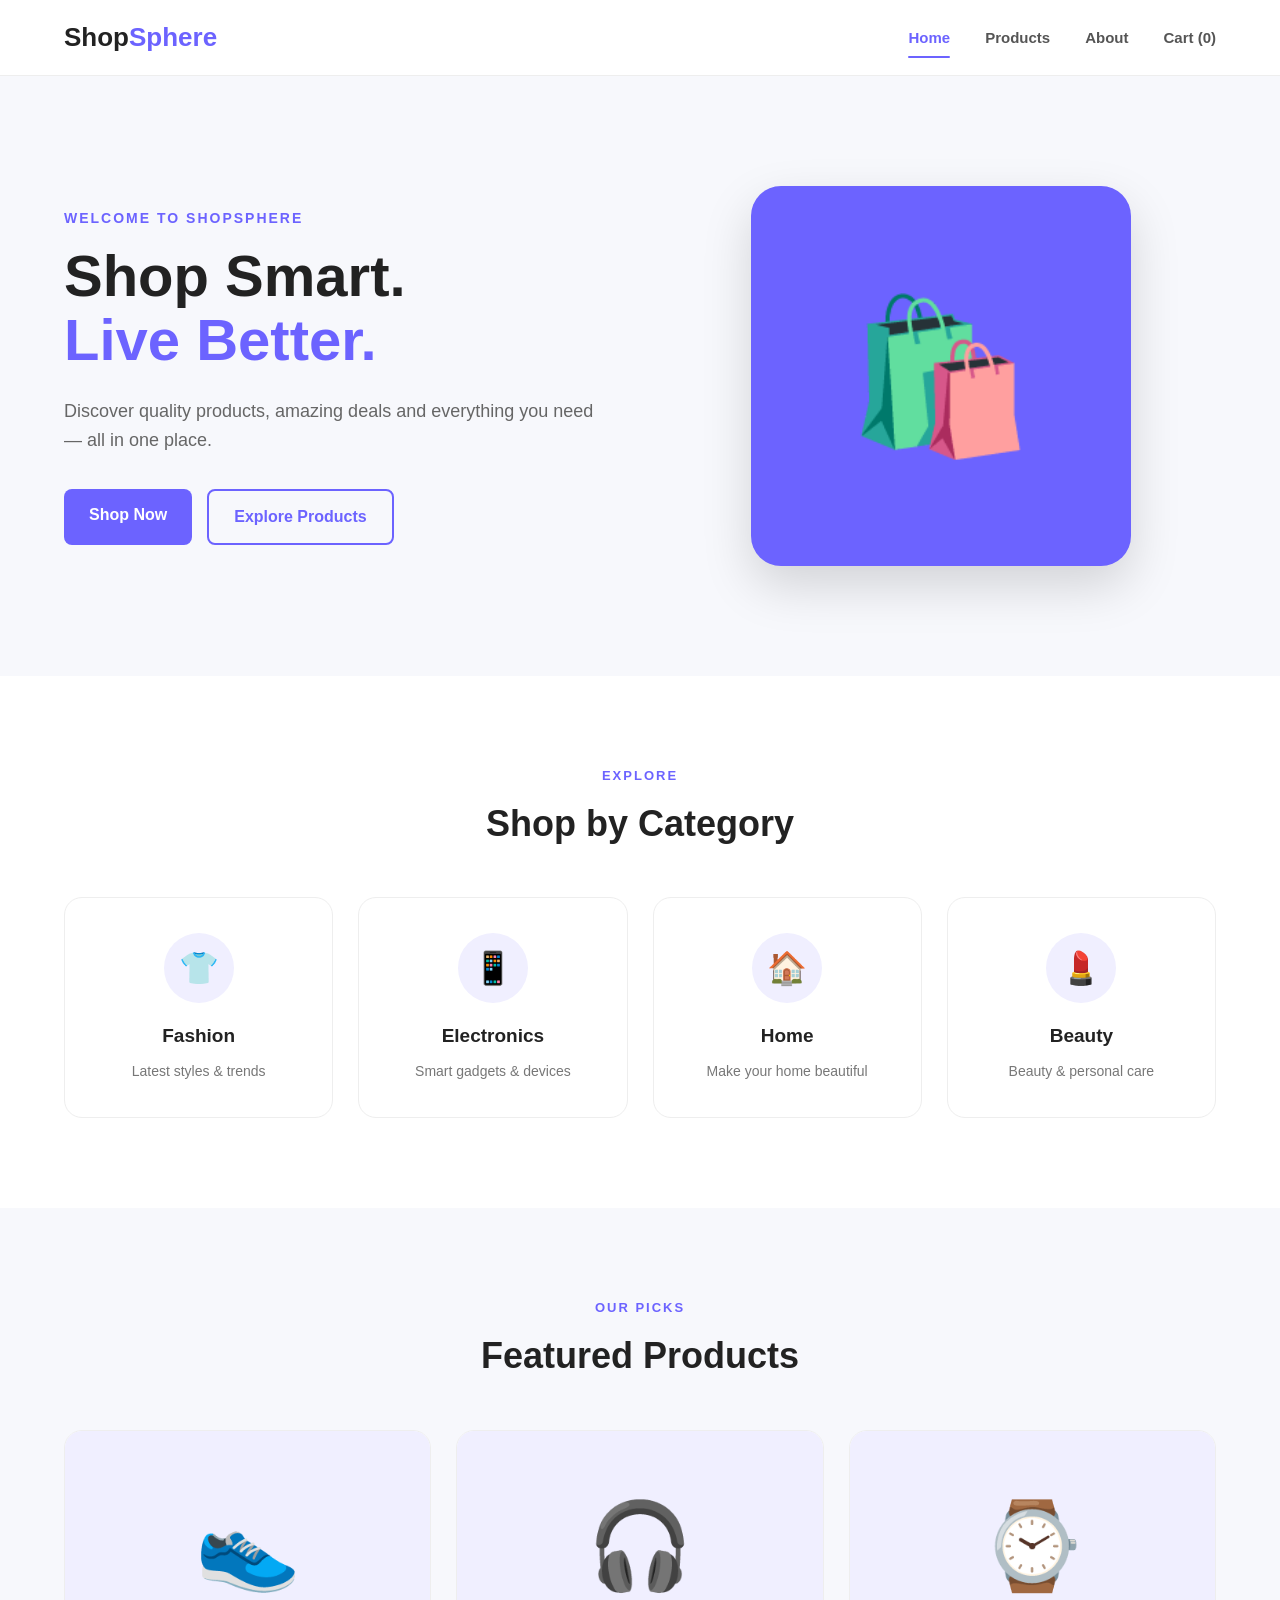
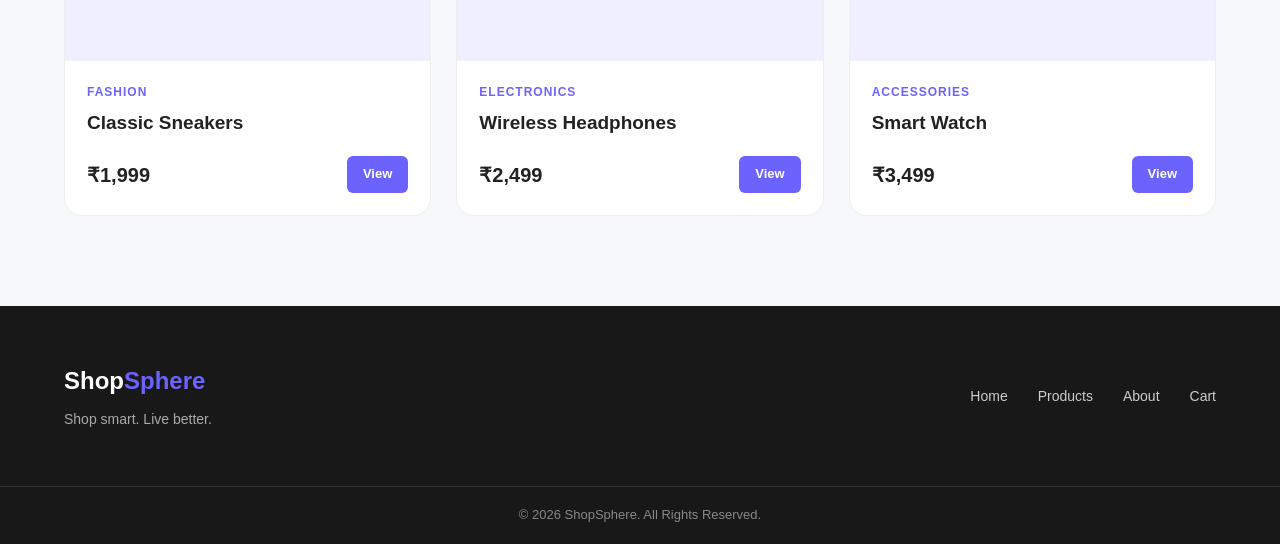
<file: frontend/index.html>
<!DOCTYPE html>
<html lang="en">
<head>
    <meta charset="UTF-8">
    <meta name="viewport" content="width=device-width, initial-scale=1.0">

    <title>ShopSphere | Online Shopping</title>

    <link rel="stylesheet" href="css/style.css">
    <link rel="stylesheet" href="css/navbar.css">
    <link rel="stylesheet" href="css/responsive.css">
</head>

<body>

    <!-- Navigation Bar -->
    <header class="navbar">
        <div class="container navbar-container">

            <a href="index.html" class="logo">
                Shop<span>Sphere</span>
            </a>

            <nav class="nav-links">
                <a href="index.html" class="active">Home</a>
                <a href="products.html">Products</a>
                <a href="about.html">About</a>
                <a href="cart.html">
    Cart (<span id="cartCount">0</span>)
</a>
            </nav>

            <button class="menu-btn" id="menuBtn">
                ☰
            </button>

        </div>
    </header>


    <!-- Hero Section -->
    <main>

        <section class="hero">

            <div class="container hero-content">

                <div class="hero-text">

                    <p class="hero-subtitle">WELCOME TO SHOPSPHERE</p>

                    <h1>
                        Shop Smart.
                        <span>Live Better.</span>
                    </h1>

                    <p class="hero-description">
                        Discover quality products, amazing deals and
                        everything you need — all in one place.
                    </p>

                    <div class="hero-buttons">
                        <a href="products.html" class="btn primary-btn">
                            Shop Now
                        </a>

                        <a href="products.html" class="btn secondary-btn">
                            Explore Products
                        </a>
                    </div>

                </div>

                <div class="hero-image">
                    <div class="hero-card">
                        🛍️
                    </div>
                </div>

            </div>

        </section>


        <!-- Categories -->
        <section class="categories">

            <div class="container">

                <div class="section-heading">
                    <p>EXPLORE</p>
                    <h2>Shop by Category</h2>
                </div>

                <div class="category-grid">

                    <div class="category-card">
                        <div class="category-icon">👕</div>
                        <h3>Fashion</h3>
                        <p>Latest styles & trends</p>
                    </div>

                    <div class="category-card">
                        <div class="category-icon">📱</div>
                        <h3>Electronics</h3>
                        <p>Smart gadgets & devices</p>
                    </div>

                    <div class="category-card">
                        <div class="category-icon">🏠</div>
                        <h3>Home</h3>
                        <p>Make your home beautiful</p>
                    </div>

                    <div class="category-card">
                        <div class="category-icon">💄</div>
                        <h3>Beauty</h3>
                        <p>Beauty & personal care</p>
                    </div>

                </div>

            </div>

        </section>


        <!-- Featured Products -->
        <section class="featured-products">

            <div class="container">

                <div class="section-heading">
                    <p>OUR PICKS</p>
                    <h2>Featured Products</h2>
                </div>

                <div class="product-preview">

    <!-- Product 1 -->
    <div class="product-card">

        <div class="product-image">
            👟
        </div>

        <div class="product-info">
            <p class="product-category">Fashion</p>

            <h3>Classic Sneakers</h3>

            <div class="product-bottom">
                <span class="product-price">₹1,999</span>

                <a href="product-details.html" class="view-btn">
                    View
                </a>
            </div>
        </div>

    </div>


    <!-- Product 2 -->
    <div class="product-card">

        <div class="product-image">
            🎧
        </div>

        <div class="product-info">
            <p class="product-category">Electronics</p>

            <h3>Wireless Headphones</h3>

            <div class="product-bottom">
                <span class="product-price">₹2,499</span>

                <a href="product-details.html" class="view-btn">
                    View
                </a>
            </div>
        </div>

    </div>


    <!-- Product 3 -->
    <div class="product-card">

        <div class="product-image">
            ⌚
        </div>

        <div class="product-info">
            <p class="product-category">Accessories</p>

            <h3>Smart Watch</h3>

            <div class="product-bottom">
                <span class="product-price">₹3,499</span>

                <a href="product-details.html" class="view-btn">
                    View
                </a>
            </div>
        </div>

    </div>

</div>

                </div>

            </div>

        </section>

    </main>


    <!-- Footer -->
    <footer class="footer">

    <div class="container footer-content">

        <div class="footer-brand">
            <h3>Shop<span>Sphere</span></h3>
            <p>
                Shop smart. Live better.
            </p>
        </div>

        <div class="footer-links">
            <a href="index.html">Home</a>
            <a href="products.html">Products</a>
            <a href="about.html">About</a>
            <a href="cart.html">Cart</a>
        </div>

    </div>

    <div class="footer-bottom">
        <p>© 2026 ShopSphere. All Rights Reserved.</p>
    </div>

</footer>


    <script src="js/main.js"></script>

</body>
</html>
</file>
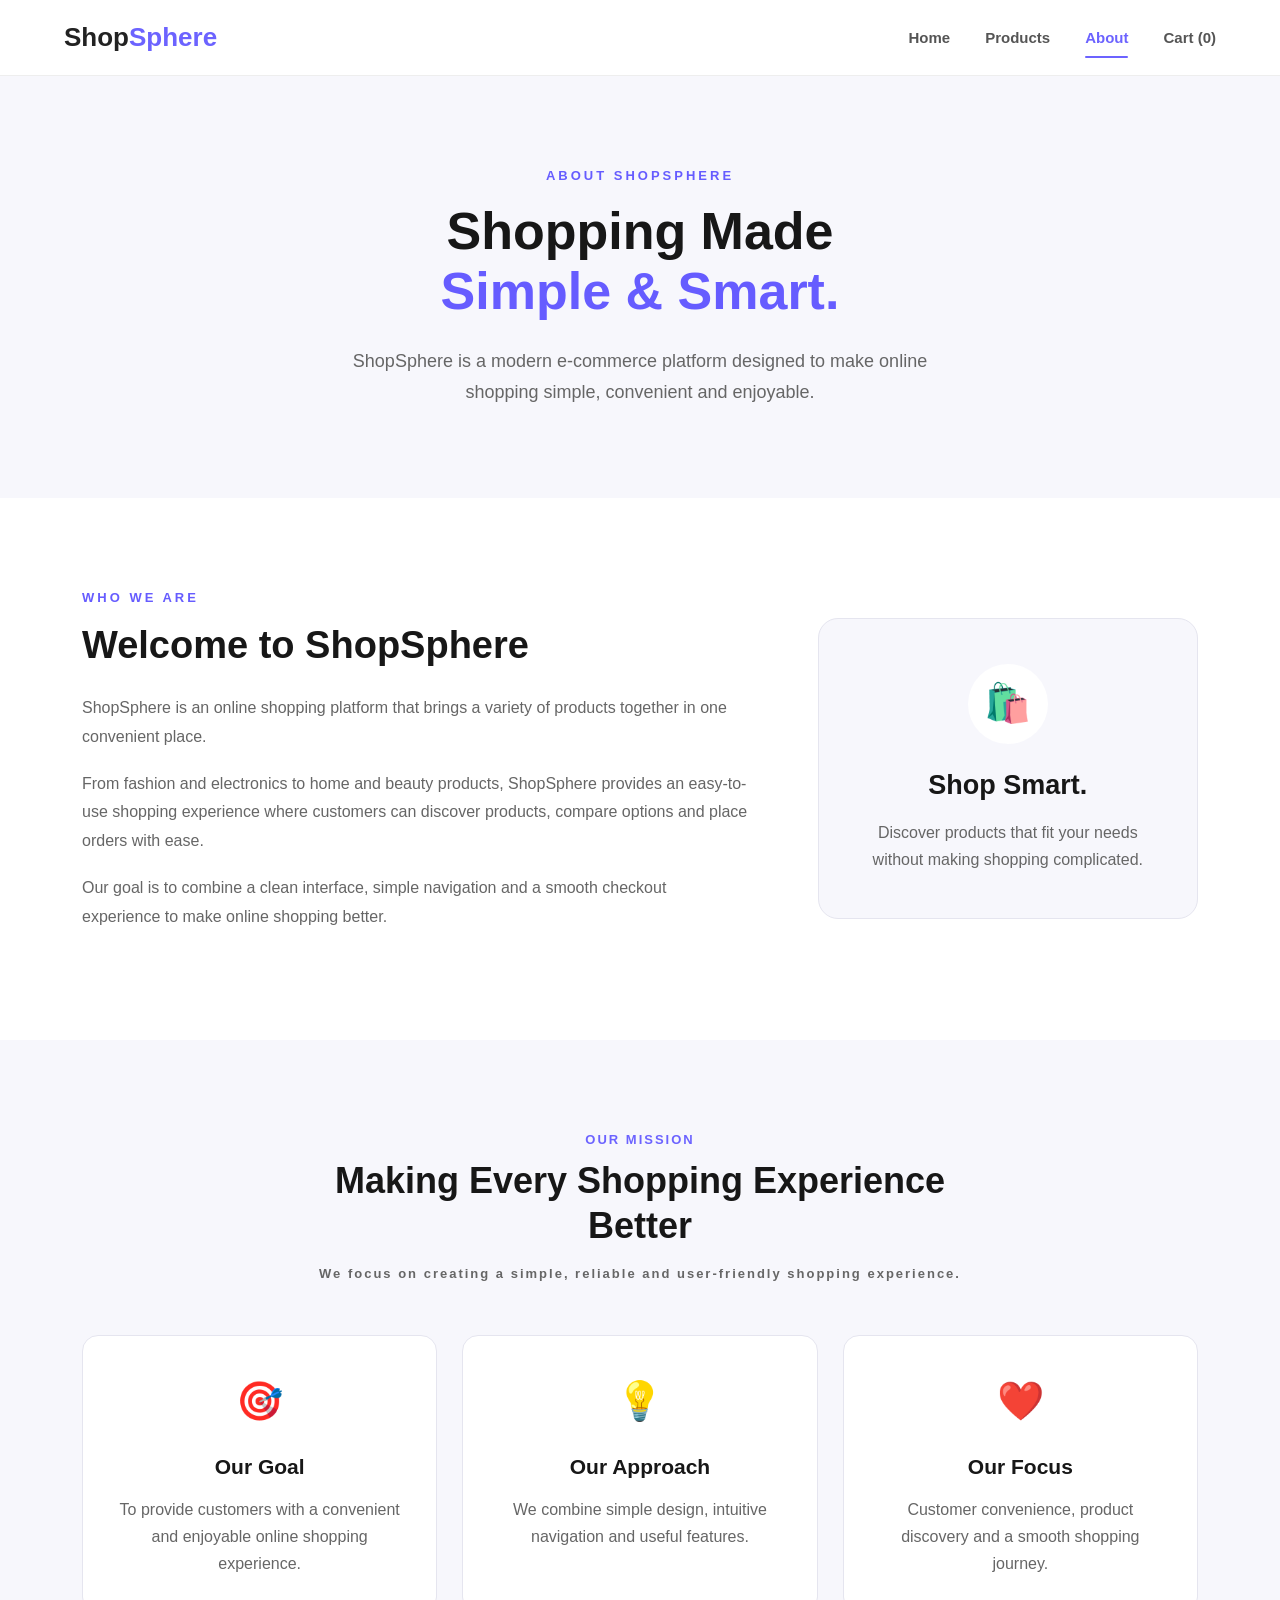
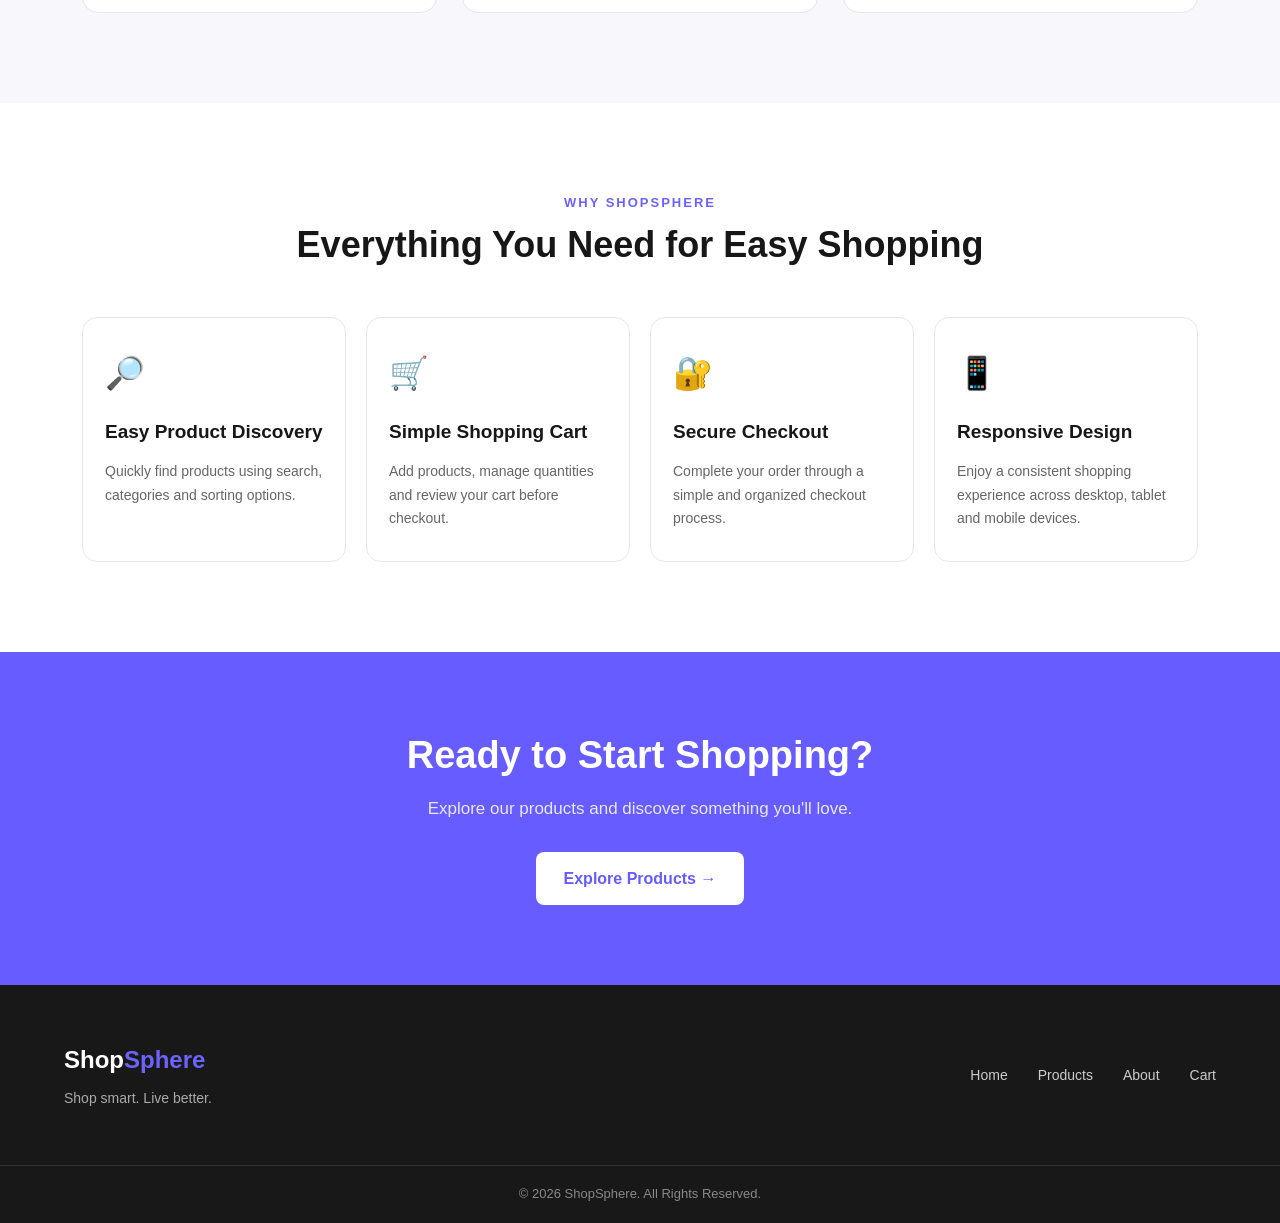
<file: frontend/about.html>
<!DOCTYPE html>
<html lang="en">

<head>

    <meta charset="UTF-8">
    <meta name="viewport" content="width=device-width, initial-scale=1.0">

    <title>ShopSphere | About Us</title>

    <link rel="stylesheet" href="css/style.css">
    <link rel="stylesheet" href="css/navbar.css">
    <link rel="stylesheet" href="css/about.css">
    <link rel="stylesheet" href="css/responsive.css">

</head>


<body>


    <!-- Navigation -->

    <header class="navbar">

        <div class="container navbar-container">

            <a href="index.html" class="logo">
                Shop<span>Sphere</span>
            </a>


            <nav class="nav-links">

                <a href="index.html">
                    Home
                </a>

                <a href="products.html">
                    Products
                </a>

                <a href="about.html" class="active">
                    About
                </a>

                <a href="cart.html">
                    Cart (<span id="cartCount">0</span>)
                </a>

            </nav>


            <button class="menu-btn" id="menuBtn">
                ☰
            </button>

        </div>

    </header>



    <!-- About Hero -->

    <main>

        <section class="about-hero">

            <div class="container">

                <div class="about-hero-content">

                    <p class="about-label">
                        ABOUT SHOPSPHERE
                    </p>

                    <h1>
                        Shopping Made
                        <span>Simple & Smart.</span>
                    </h1>

                    <p class="about-intro">
                        ShopSphere is a modern e-commerce platform
                        designed to make online shopping simple,
                        convenient and enjoyable.
                    </p>

                </div>

            </div>

        </section>



        <!-- About ShopSphere -->

        <section class="about-section">

            <div class="container about-grid">

                <div class="about-content">

                    <p class="section-label">
                        WHO WE ARE
                    </p>

                    <h2>
                        Welcome to ShopSphere
                    </h2>

                    <p>
                        ShopSphere is an online shopping platform
                        that brings a variety of products together
                        in one convenient place.
                    </p>

                    <p>
                        From fashion and electronics to home and
                        beauty products, ShopSphere provides an
                        easy-to-use shopping experience where
                        customers can discover products, compare
                        options and place orders with ease.
                    </p>

                    <p>
                        Our goal is to combine a clean interface,
                        simple navigation and a smooth checkout
                        experience to make online shopping better.
                    </p>

                </div>


                <div class="about-highlight">

                    <div class="highlight-icon">
                        🛍️
                    </div>

                    <h3>
                        Shop Smart.
                    </h3>

                    <p>
                        Discover products that fit your needs
                        without making shopping complicated.
                    </p>

                </div>

            </div>

        </section>



        <!-- Mission -->

        <section class="mission-section">

            <div class="container">

                <div class="section-heading">

                    <p class="section-label">
                        OUR MISSION
                    </p>

                    <h2>
                        Making Every Shopping Experience Better
                    </h2>

                    <p>
                        We focus on creating a simple, reliable and
                        user-friendly shopping experience.
                    </p>

                </div>


                <div class="mission-grid">


                    <div class="mission-card">

                        <div class="mission-icon">
                            🎯
                        </div>

                        <h3>
                            Our Goal
                        </h3>

                        <p>
                            To provide customers with a convenient
                            and enjoyable online shopping experience.
                        </p>

                    </div>


                    <div class="mission-card">

                        <div class="mission-icon">
                            💡
                        </div>

                        <h3>
                            Our Approach
                        </h3>

                        <p>
                            We combine simple design, intuitive
                            navigation and useful features.
                        </p>

                    </div>


                    <div class="mission-card">

                        <div class="mission-icon">
                            ❤️
                        </div>

                        <h3>
                            Our Focus
                        </h3>

                        <p>
                            Customer convenience, product discovery
                            and a smooth shopping journey.
                        </p>

                    </div>

                </div>

            </div>

        </section>



        <!-- Why Choose Us -->

        <section class="why-section">

            <div class="container">

                <div class="section-heading">

                    <p class="section-label">
                        WHY SHOPSPHERE
                    </p>

                    <h2>
                        Everything You Need for Easy Shopping
                    </h2>

                </div>


                <div class="features-grid">


                    <div class="feature-card">

                        <div class="feature-icon">
                            🔎
                        </div>

                        <h3>
                            Easy Product Discovery
                        </h3>

                        <p>
                            Quickly find products using search,
                            categories and sorting options.
                        </p>

                    </div>


                    <div class="feature-card">

                        <div class="feature-icon">
                            🛒
                        </div>

                        <h3>
                            Simple Shopping Cart
                        </h3>

                        <p>
                            Add products, manage quantities and
                            review your cart before checkout.
                        </p>

                    </div>


                    <div class="feature-card">

                        <div class="feature-icon">
                            🔐
                        </div>

                        <h3>
                            Secure Checkout
                        </h3>

                        <p>
                            Complete your order through a simple
                            and organized checkout process.
                        </p>

                    </div>


                    <div class="feature-card">

                        <div class="feature-icon">
                            📱
                        </div>

                        <h3>
                            Responsive Design
                        </h3>

                        <p>
                            Enjoy a consistent shopping experience
                            across desktop, tablet and mobile devices.
                        </p>

                    </div>

                </div>

            </div>

        </section>



        <!-- CTA -->

        <section class="about-cta">

            <div class="container">

                <div class="cta-content">

                    <h2>
                        Ready to Start Shopping?
                    </h2>

                    <p>
                        Explore our products and discover
                        something you'll love.
                    </p>

                    <a
                        href="products.html"
                        class="about-cta-btn"
                    >
                        Explore Products →
                    </a>

                </div>

            </div>

        </section>

    </main>



    <!-- Footer -->

    <footer class="footer">

        <div class="container footer-content">

            <div class="footer-brand">

                <h3>
                    Shop<span>Sphere</span>
                </h3>

                <p>
                    Shop smart. Live better.
                </p>

            </div>


            <div class="footer-links">

                <a href="index.html">
                    Home
                </a>

                <a href="products.html">
                    Products
                </a>

                <a href="about.html">
                    About
                </a>

                <a href="cart.html">
                    Cart
                </a>

            </div>

        </div>


        <div class="footer-bottom">

            <p>
                © 2026 ShopSphere. All Rights Reserved.
            </p>

        </div>

    </footer>



    <script src="js/main.js"></script>
    <script src="js/cart.js"></script>

</body>

</html>
</file>
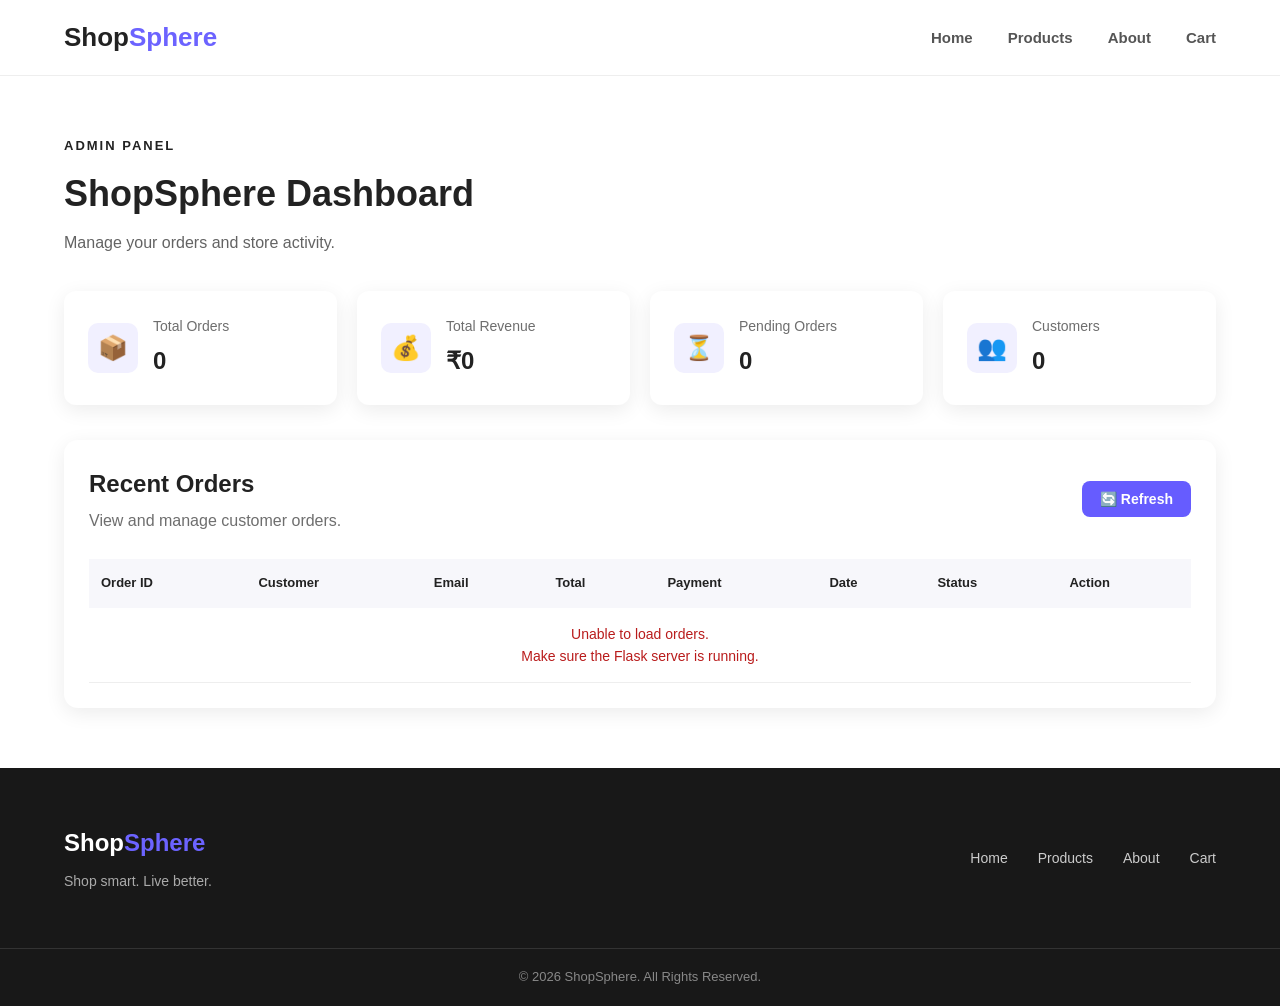
<file: frontend/admin.html>
<!DOCTYPE html>
<html lang="en">

<head>

    <meta charset="UTF-8">
    <meta
        name="viewport"
        content="width=device-width, initial-scale=1.0"
    >

    <title>ShopSphere | Admin Dashboard</title>

    <link
        rel="stylesheet"
        href="css/style.css"
    >

    <link
        rel="stylesheet"
        href="css/navbar.css"
    >

    <link
        rel="stylesheet"
        href="css/admin.css"
    >

    <link
        rel="stylesheet"
        href="css/responsive.css"
    >

</head>


<body>


    <!-- =================================
         NAVIGATION
    ================================== -->

    <header class="navbar">

        <div class="container navbar-container">

            <a
                href="index.html"
                class="logo"
            >
                Shop<span>Sphere</span>
            </a>


            <nav class="nav-links">

                <a href="index.html">
                    Home
                </a>

                <a href="products.html">
                    Products
                </a>

                <a href="about.html">
                    About
                </a>

                <a href="cart.html">
                    Cart
                </a>

            </nav>


            <button
                class="menu-btn"
                id="menuBtn"
            >
                ☰
            </button>

        </div>

    </header>



    <!-- =================================
         ADMIN DASHBOARD
    ================================== -->

    <main>

        <section class="admin-section">

            <div class="container">


                <!-- Header -->

                <div class="admin-header">

                    <p>
                        ADMIN PANEL
                    </p>

                    <h1>
                        ShopSphere Dashboard
                    </h1>

                    <span>
                        Manage your orders and store activity.
                    </span>

                </div>



                <!-- =================================
                     STATISTICS
                ================================== -->

                <div class="admin-stats">


                    <div class="admin-stat-card">

                        <div class="admin-stat-icon">
                            📦
                        </div>

                        <div>

                            <p>
                                Total Orders
                            </p>

                            <h2 id="totalOrders">
                                0
                            </h2>

                        </div>

                    </div>


                    <div class="admin-stat-card">

                        <div class="admin-stat-icon">
                            💰
                        </div>

                        <div>

                            <p>
                                Total Revenue
                            </p>

                            <h2 id="totalRevenue">
                                ₹0
                            </h2>

                        </div>

                    </div>


                    <div class="admin-stat-card">

                        <div class="admin-stat-icon">
                            ⏳
                        </div>

                        <div>

                            <p>
                                Pending Orders
                            </p>

                            <h2 id="pendingOrders">
                                0
                            </h2>

                        </div>

                    </div>


                    <div class="admin-stat-card">

                        <div class="admin-stat-icon">
                            👥
                        </div>

                        <div>

                            <p>
                                Customers
                            </p>

                            <h2 id="totalCustomers">
                                0
                            </h2>

                        </div>

                    </div>

                </div>



                <!-- =================================
                     ORDERS
                ================================== -->

                <div class="admin-orders">

                    <div class="admin-orders-header">

                        <div>

                            <h2>
                                Recent Orders
                            </h2>

                            <p>
                                View and manage customer orders.
                            </p>

                        </div>


                        <button
                            id="refreshOrdersBtn"
                            class="refresh-orders-btn"
                        >
                            🔄 Refresh
                        </button>

                    </div>



                    <!-- Orders Table -->

                    <div class="orders-table-wrapper">

                        <table class="orders-table">

                            <thead>

                                <tr>

                                    <th>
                                        Order ID
                                    </th>

                                    <th>
                                        Customer
                                    </th>

                                    <th>
                                        Email
                                    </th>

                                    <th>
                                        Total
                                    </th>

                                    <th>
                                        Payment
                                    </th>

                                    <th>
                                        Date
                                    </th>

                                    <th>
                                        Status
                                    </th>

                                    <th>
                                        Action
                                    </th>

                                </tr>

                            </thead>


                            <tbody id="ordersTableBody">

                                <tr>

                                    <td
                                        colspan="8"
                                        class="loading-orders"
                                    >
                                        Loading orders...
                                    </td>

                                </tr>

                            </tbody>

                        </table>

                    </div>

                </div>

            </div>

        </section>

    </main>

    <!-- =================================
     ORDER DETAILS MODAL
================================= -->

<div class="order-modal" id="orderModal">

    <div class="order-modal-content">

        <div class="order-modal-header">

            <div>
                <p>ORDER DETAILS</p>
                <h2 id="modalOrderId">
                    Order #1
                </h2>
            </div>

            <button
                class="order-modal-close"
                id="closeOrderModal"
            >
                ×
            </button>

        </div>


        <!-- Customer Information -->

        <div class="modal-section">

            <h3>Customer Information</h3>

            <div class="modal-grid">

                <div>
                    <span>Name</span>
                    <strong id="modalCustomerName">
                        -
                    </strong>
                </div>

                <div>
                    <span>Email</span>
                    <strong id="modalCustomerEmail">
                        -
                    </strong>
                </div>

                <div>
                    <span>Phone</span>
                    <strong id="modalCustomerPhone">
                        -
                    </strong>
                </div>

            </div>

        </div>


        <!-- Shipping Address -->

        <div class="modal-section">

            <h3>Shipping Address</h3>

            <div class="modal-address">

                <p id="modalAddress">
                    -
                </p>

                <p>
                    <strong id="modalCity">
                        -
                    </strong>

                    -

                    <strong id="modalPincode">
                        -
                    </strong>
                </p>

            </div>

        </div>


        <!-- Payment -->

        <div class="modal-section">

            <h3>Payment Information</h3>

            <div class="modal-payment">

                <span>Payment Method</span>

                <strong id="modalPayment">
                    -
                </strong>

            </div>

        </div>


        <!-- Order Summary -->

        <div class="modal-section">

            <h3>Order Summary</h3>

            <div class="modal-summary">

                <div>
                    <span>Subtotal</span>
                    <strong id="modalSubtotal">
                        ₹0
                    </strong>
                </div>

                <div>
                    <span>Shipping</span>
                    <strong id="modalShipping">
                        ₹0
                    </strong>
                </div>

                <div class="modal-total">
                    <span>Total</span>
                    <strong id="modalTotal">
                        ₹0
                    </strong>
                </div>

            </div>

        </div>


        <div class="modal-footer">

            <button
                class="modal-close-btn"
                id="closeOrderModalBottom"
            >
                Close
            </button>

        </div>

    </div>

</div>



    <!-- =================================
         FOOTER
    ================================== -->

    <footer class="footer">

        <div class="container footer-content">

            <div class="footer-brand">

                <h3>
                    Shop<span>Sphere</span>
                </h3>

                <p>
                    Shop smart. Live better.
                </p>

            </div>


            <div class="footer-links">

                <a href="index.html">
                    Home
                </a>

                <a href="products.html">
                    Products
                </a>

                <a href="about.html">
                    About
                </a>

                <a href="cart.html">
                    Cart
                </a>

            </div>

        </div>


        <div class="footer-bottom">

            <p>
                © 2026 ShopSphere. All Rights Reserved.
            </p>

        </div>

    </footer>



    <!-- =================================
         JAVASCRIPT
    ================================== -->

    <script src="js/main.js"></script>

    <script src="js/admin.js"></script>


</body>

</html>
</file>
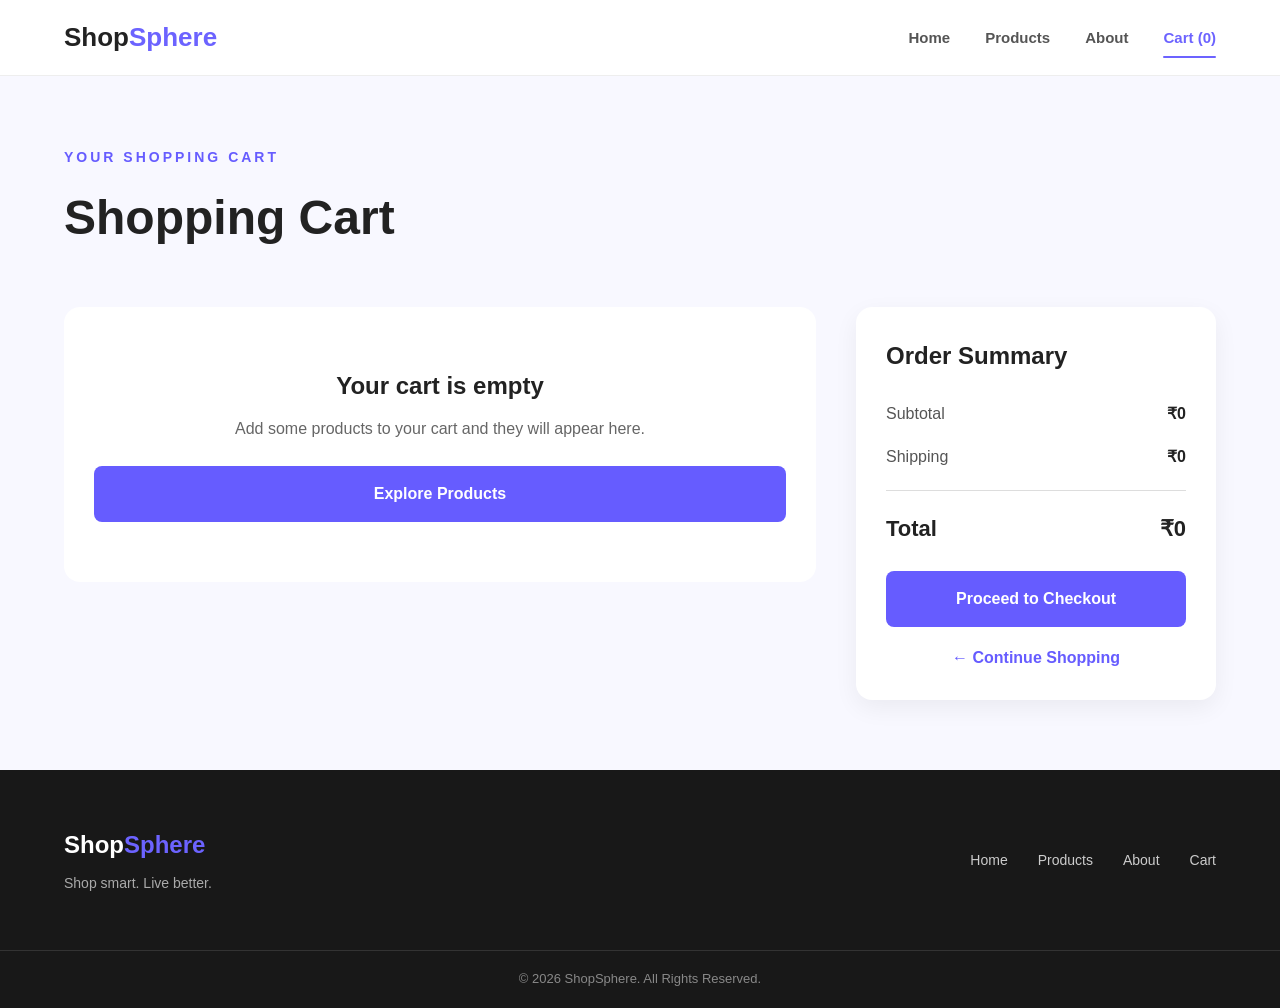
<file: frontend/cart.html>
<!DOCTYPE html>
<html lang="en">

<head>

    <meta charset="UTF-8">
    <meta name="viewport" content="width=device-width, initial-scale=1.0">

    <title>ShopSphere | Cart</title>

    <link rel="stylesheet" href="css/style.css">
    <link rel="stylesheet" href="css/navbar.css">
    <link rel="stylesheet" href="css/cart.css">
    <link rel="stylesheet" href="css/responsive.css">

</head>


<body>


    <!-- Navigation -->

    <header class="navbar">

        <div class="container navbar-container">

            <a href="index.html" class="logo">
                Shop<span>Sphere</span>
            </a>


            <nav class="nav-links">

                <a href="index.html">Home</a>

                <a href="products.html">
                    Products
                </a>

                <a href="about.html">
                    About
                </a>

                <a href="cart.html" class="active">
    Cart (<span id="cartCount">0</span>)
</a>

            </nav>


            <button class="menu-btn" id="menuBtn">
                ☰
            </button>

        </div>

    </header>



    <!-- Cart -->

    <main>

        <section class="cart-section">

            <div class="container">


                <!-- Cart Heading -->

                <div class="cart-header">

                    <p>YOUR SHOPPING CART</p>

                    <h1>
                        Shopping Cart
                    </h1>

                </div>



                <!-- Cart Content -->

                <div class="cart-container">


                    <!-- Cart Items -->

                    <div
                        class="cart-items"
                        id="cartItems"
                    >

                        <!-- Cart products will appear here -->

                    </div>



                    <!-- Cart Summary -->

                    <div class="cart-summary">

                        <h2>
                            Order Summary
                        </h2>


                        <div class="summary-row">

                            <span>
                                Subtotal
                            </span>

                            <strong id="cartSubtotal">
                                ₹0
                            </strong>

                        </div>


                        <div class="summary-row">

                            <span>
                                Shipping
                            </span>

                            <strong id="cartShipping">
                                ₹0
                            </strong>

                        </div>


                        <div class="summary-divider"></div>


                        <div class="summary-total">

                            <span>
                                Total
                            </span>

                            <strong id="cartTotal">
                                ₹0
                            </strong>

                        </div>


                        <a href="checkout.html" class="checkout-btn">
    Proceed to Checkout
</a>


                        <a
                            href="products.html"
                            class="continue-shopping"
                        >
                            ← Continue Shopping
                        </a>

                    </div>

                </div>

            </div>

        </section>

    </main>



    <!-- Footer -->

    <footer class="footer">

        <div class="container footer-content">

            <div class="footer-brand">

                <h3>
                    Shop<span>Sphere</span>
                </h3>

                <p>
                    Shop smart. Live better.
                </p>

            </div>


            <div class="footer-links">

                <a href="index.html">
                    Home
                </a>

                <a href="products.html">
                    Products
                </a>

                <a href="about.html">
                    About
                </a>

                <a href="cart.html">
                    Cart
                </a>

            </div>

        </div>


        <div class="footer-bottom">

            <p>
                © 2026 ShopSphere. All Rights Reserved.
            </p>

        </div>

    </footer>



    <script src="js/main.js"></script>

    <script src="js/cart.js"></script>


</body>

</html>
</file>
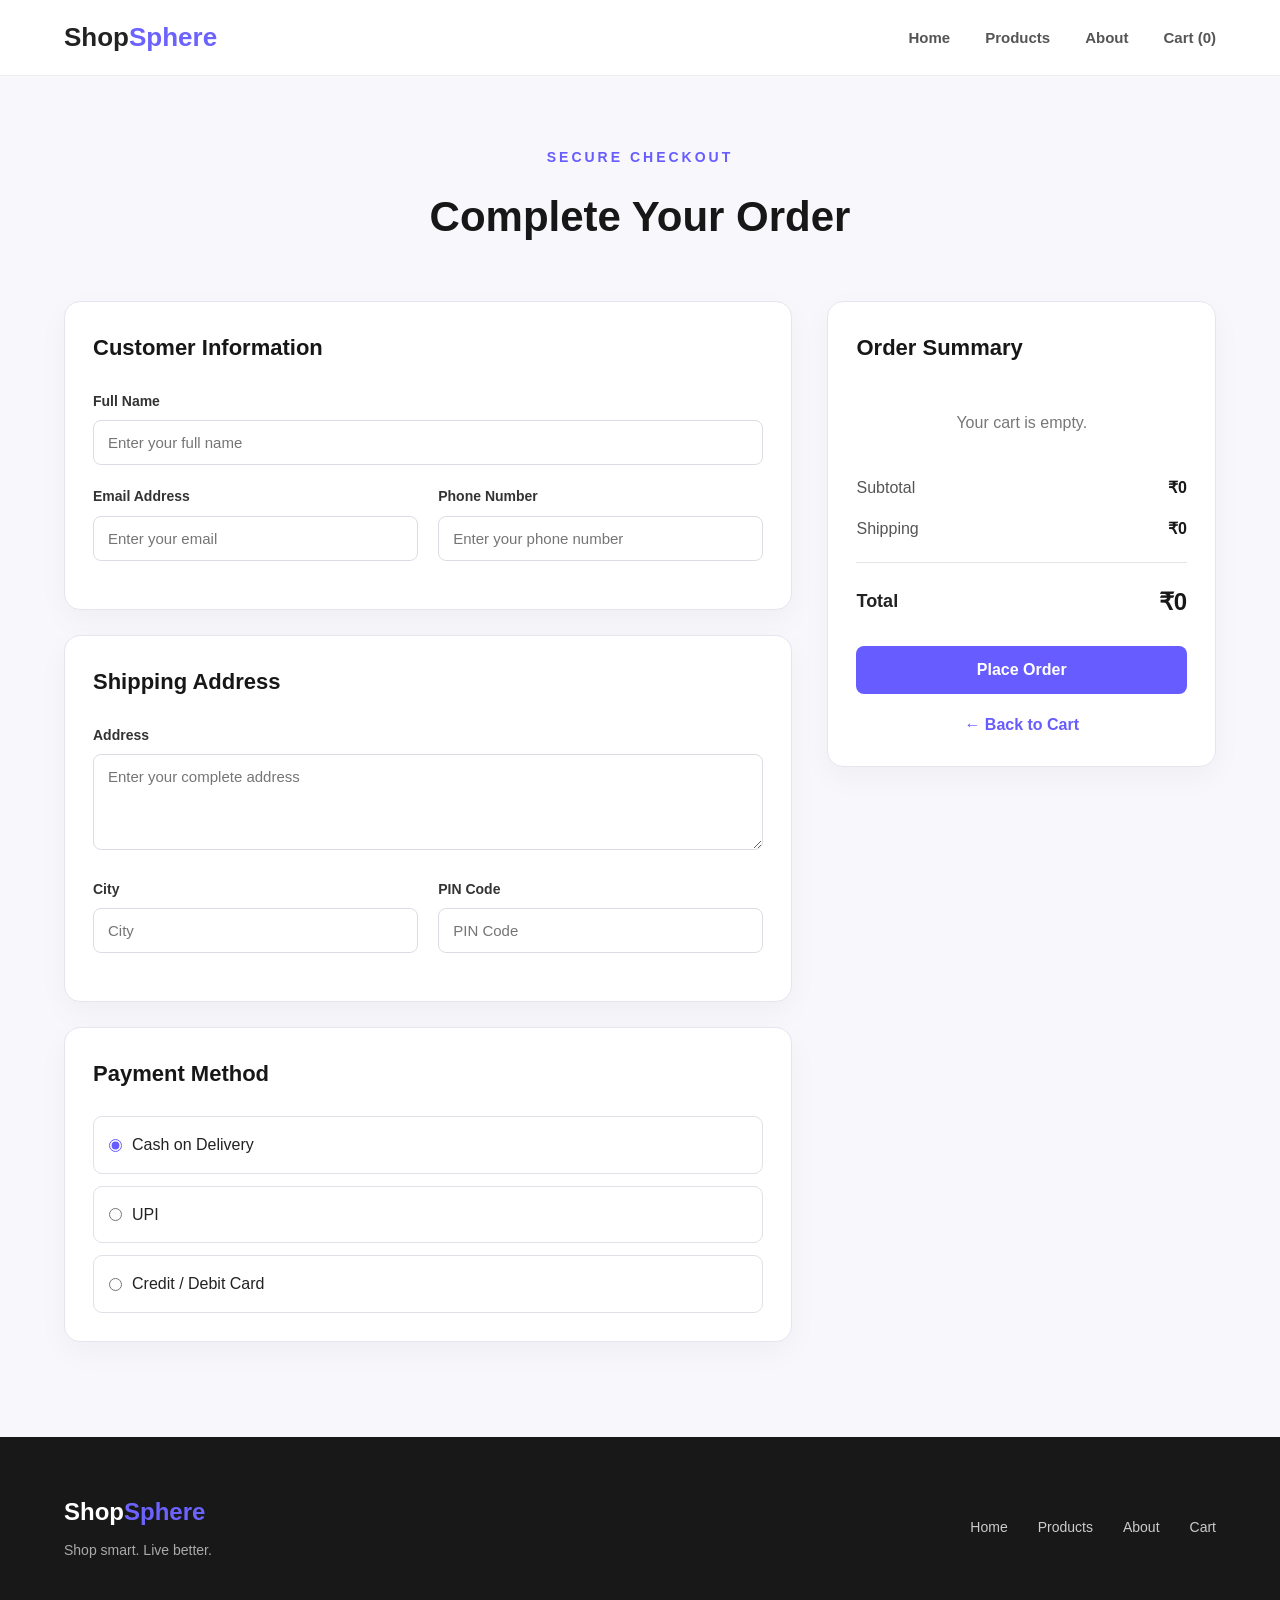
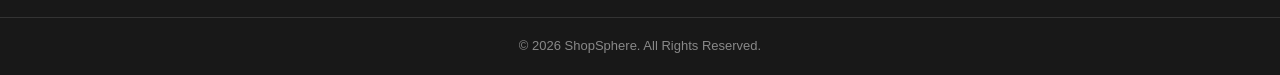
<file: frontend/checkout.html>
<!DOCTYPE html>
<html lang="en">

<head>

    <meta charset="UTF-8">
    <meta name="viewport" content="width=device-width, initial-scale=1.0">

    <title>ShopSphere | Checkout</title>

    <link rel="stylesheet" href="css/style.css">
    <link rel="stylesheet" href="css/navbar.css">
    <link rel="stylesheet" href="css/checkout.css">
    <link rel="stylesheet" href="css/responsive.css">

</head>


<body>

    <!-- Navigation -->

    <header class="navbar">

        <div class="container navbar-container">

            <a href="index.html" class="logo">
                Shop<span>Sphere</span>
            </a>


            <nav class="nav-links">

                <a href="index.html">
                    Home
                </a>

                <a href="products.html">
                    Products
                </a>

                <a href="about.html">
                    About
                </a>

                <a href="cart.html">
                    Cart (<span id="cartCount">0</span>)
                </a>

            </nav>


            <button class="menu-btn" id="menuBtn">
                ☰
            </button>

        </div>

    </header>



    <!-- Checkout -->

    <main>

        <section class="checkout-section">

            <div class="container">


                <!-- Page Heading -->

                <div class="checkout-header">

                    <p>SECURE CHECKOUT</p>

                    <h1>
                        Complete Your Order
                    </h1>

                </div>



                <div class="checkout-container">


                    <!-- Customer Details -->

                    <div class="checkout-form">

                        <div class="checkout-card">

                            <h2>
                                Customer Information
                            </h2>


                            <div class="form-group">

                                <label for="fullName">
                                    Full Name
                                </label>

                                <input
                                    type="text"
                                    id="fullName"
                                    placeholder="Enter your full name"
                                    required
                                >

                            </div>


                            <div class="form-row">

                                <div class="form-group">

                                    <label for="email">
                                        Email Address
                                    </label>

                                    <input
                                        type="email"
                                        id="email"
                                        placeholder="Enter your email"
                                        required
                                    >

                                </div>


                                <div class="form-group">

                                    <label for="phone">
                                        Phone Number
                                    </label>

                                    <input
                                        type="tel"
                                        id="phone"
                                        placeholder="Enter your phone number"
                                        required
                                    >

                                </div>

                            </div>

                        </div>



                        <!-- Shipping Address -->

                        <div class="checkout-card">

                            <h2>
                                Shipping Address
                            </h2>


                            <div class="form-group">

                                <label for="address">
                                    Address
                                </label>

                                <textarea
                                    id="address"
                                    rows="4"
                                    placeholder="Enter your complete address"
                                    required
                                ></textarea>

                            </div>


                            <div class="form-row">

                                <div class="form-group">

                                    <label for="city">
                                        City
                                    </label>

                                    <input
                                        type="text"
                                        id="city"
                                        placeholder="City"
                                        required
                                    >

                                </div>


                                <div class="form-group">

                                    <label for="pincode">
                                        PIN Code
                                    </label>

                                    <input
                                        type="text"
                                        id="pincode"
                                        placeholder="PIN Code"
                                        required
                                    >

                                </div>

                            </div>

                        </div>



                        <!-- Payment Method -->

                        <div class="checkout-card">

                            <h2>
                                Payment Method
                            </h2>


                            <div class="payment-options">

                                <label class="payment-option">

                                    <input
                                        type="radio"
                                        name="payment"
                                        value="cod"
                                        checked
                                    >

                                    <span>
                                        Cash on Delivery
                                    </span>

                                </label>


                                <label class="payment-option">

                                    <input
                                        type="radio"
                                        name="payment"
                                        value="upi"
                                    >

                                    <span>
                                        UPI
                                    </span>

                                </label>


                                <label class="payment-option">

                                    <input
                                        type="radio"
                                        name="payment"
                                        value="card"
                                    >

                                    <span>
                                        Credit / Debit Card
                                    </span>

                                </label>

                            </div>

                        </div>

                    </div>



                    <!-- Order Summary -->

                    <div class="checkout-summary">

                        <div class="checkout-card">

                            <h2>
                                Order Summary
                            </h2>


                            <div
                                id="checkoutItems"
                                class="checkout-items"
                            >

                                <!-- Products will appear here -->

                            </div>


                            <div class="checkout-summary-row">

                                <span>
                                    Subtotal
                                </span>

                                <strong id="checkoutSubtotal">
                                    ₹0
                                </strong>

                            </div>


                            <div class="checkout-summary-row">

                                <span>
                                    Shipping
                                </span>

                                <strong id="checkoutShipping">
                                    ₹0
                                </strong>

                            </div>


                            <div class="checkout-divider"></div>


                            <div class="checkout-total">

                                <span>
                                    Total
                                </span>

                                <strong id="checkoutTotal">
                                    ₹0
                                </strong>

                            </div>


                            <button
                                type="button"
                                class="place-order-btn"
                                id="placeOrderBtn"
                            >
                                Place Order
                            </button>


                            <a
                                href="cart.html"
                                class="back-cart"
                            >
                                ← Back to Cart
                            </a>

                        </div>

                    </div>

                </div>

            </div>

        </section>

    </main>



    <!-- Footer -->

    <footer class="footer">

        <div class="container footer-content">

            <div class="footer-brand">

                <h3>
                    Shop<span>Sphere</span>
                </h3>

                <p>
                    Shop smart. Live better.
                </p>

            </div>


            <div class="footer-links">

                <a href="index.html">
                    Home
                </a>

                <a href="products.html">
                    Products
                </a>

                <a href="about.html">
                    About
                </a>

                <a href="cart.html">
                    Cart
                </a>

            </div>

        </div>


        <div class="footer-bottom">

            <p>
                © 2026 ShopSphere. All Rights Reserved.
            </p>

        </div>

    </footer>



    <script src="js/main.js"></script>
    <script src="js/cart.js"></script>
    <script src="js/checkout.js"></script>

</body>

</html>
</file>
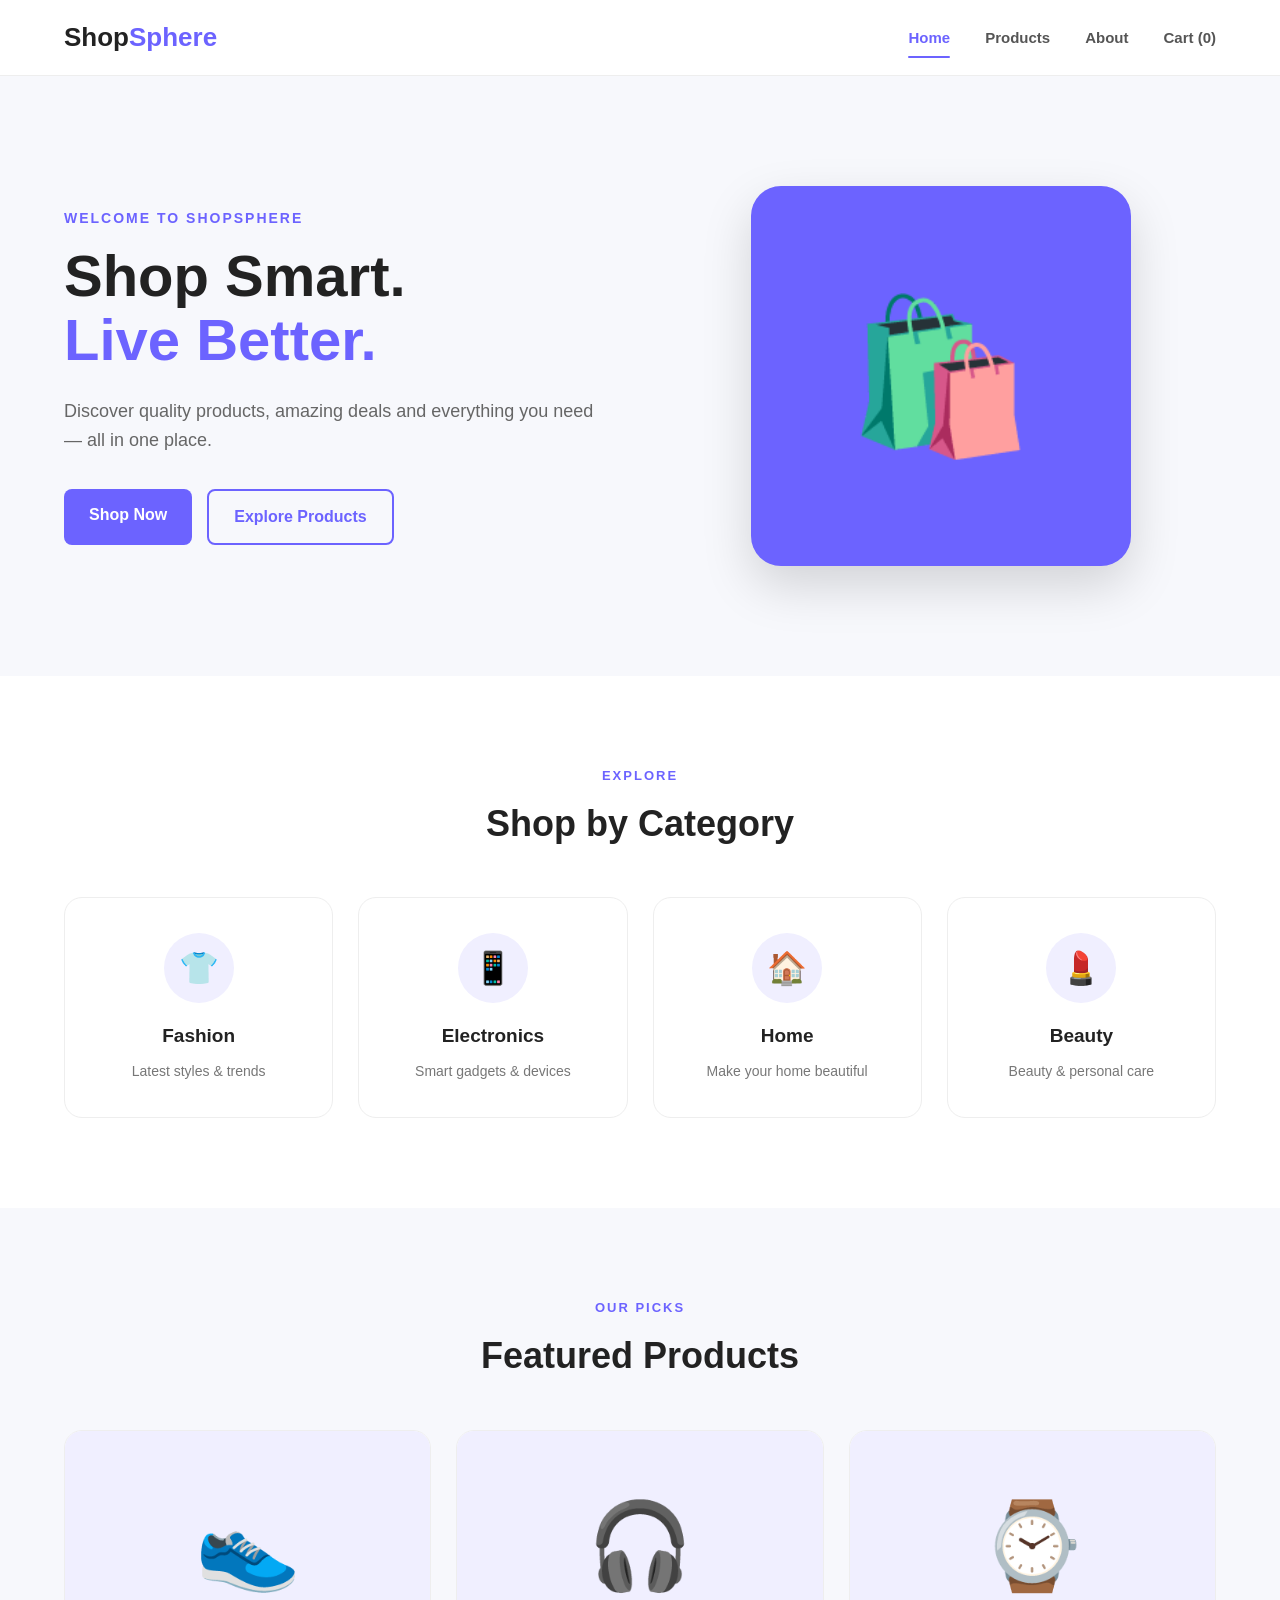
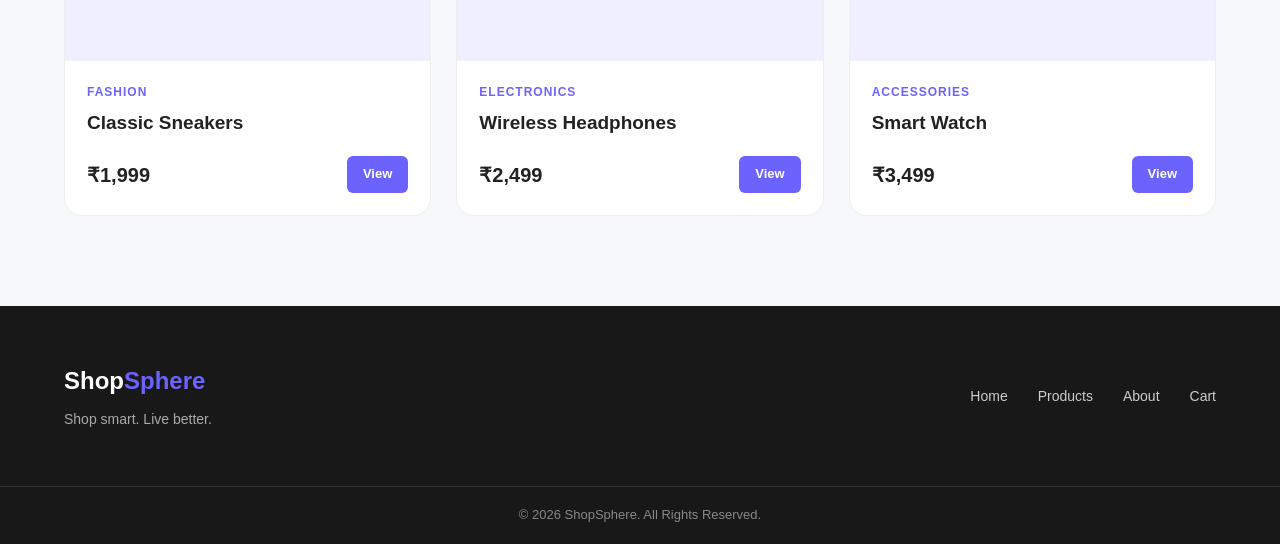
<file: frontend/order-success.html>
<!DOCTYPE html>
<html lang="en">

<head>

    <meta charset="UTF-8">
    <meta name="viewport" content="width=device-width, initial-scale=1.0">

    <title>ShopSphere | Order Confirmed</title>

    <link rel="stylesheet" href="css/style.css">
    <link rel="stylesheet" href="css/navbar.css">
    <link rel="stylesheet" href="css/order-success.css">
    <link rel="stylesheet" href="css/responsive.css">

</head>


<body>


    <!-- Navigation -->

    <header class="navbar">

        <div class="container navbar-container">

            <a href="index.html" class="logo">
                Shop<span>Sphere</span>
            </a>


            <nav class="nav-links">

                <a href="index.html">
                    Home
                </a>

                <a href="products.html">
                    Products
                </a>

                <a href="about.html">
                    About
                </a>

                <a href="cart.html">
                    Cart (<span id="cartCount">0</span>)
                </a>

            </nav>


            <button class="menu-btn" id="menuBtn">
                ☰
            </button>

        </div>

    </header>



    <!-- Order Success -->

    <main>

        <section class="order-success-section">

            <div class="container">

                <div class="success-card">


                    <!-- Success Icon -->

                    <div class="success-icon">
                        ✓
                    </div>


                    <p class="success-label">
                        ORDER CONFIRMED
                    </p>


                    <h1>
                        Thank You For Your Order!
                    </h1>


                    <p class="success-message">
                        Your order has been placed successfully.
                        We will process your order shortly.
                    </p>


                    <!-- Order Information -->

                    <div class="order-info">

                        <div class="order-info-item">

                            <span>
                                Order ID
                            </span>

                            <strong id="orderId">
                                --
                            </strong>

                        </div>


                        <div class="order-info-item">

                            <span>
                                Order Date
                            </span>

                            <strong id="orderDate">
                                --
                            </strong>

                        </div>


                        <div class="order-info-item">

                            <span>
                                Total Amount
                            </span>

                            <strong id="orderTotal">
                                ₹0
                            </strong>

                        </div>

                    </div>


                    <!-- Buttons -->

                    <div class="success-buttons">

                        <a
                            href="products.html"
                            class="continue-shopping-btn"
                        >
                            Continue Shopping
                        </a>


                        <a
                            href="index.html"
                            class="home-btn"
                        >
                            Back to Home
                        </a>

                    </div>

                </div>

            </div>

        </section>

    </main>



    <!-- Footer -->

    <footer class="footer">

        <div class="container footer-content">

            <div class="footer-brand">

                <h3>
                    Shop<span>Sphere</span>
                </h3>

                <p>
                    Shop smart. Live better.
                </p>

            </div>


            <div class="footer-links">

                <a href="index.html">
                    Home
                </a>

                <a href="products.html">
                    Products
                </a>

                <a href="about.html">
                    About
                </a>

                <a href="cart.html">
                    Cart
                </a>

            </div>

        </div>


        <div class="footer-bottom">

            <p>
                © 2026 ShopSphere. All Rights Reserved.
            </p>

        </div>

    </footer>



    <script src="js/main.js"></script>
    <script src="js/cart.js"></script>
    <script src="js/order-success.js"></script>

</body>

</html>
</file>
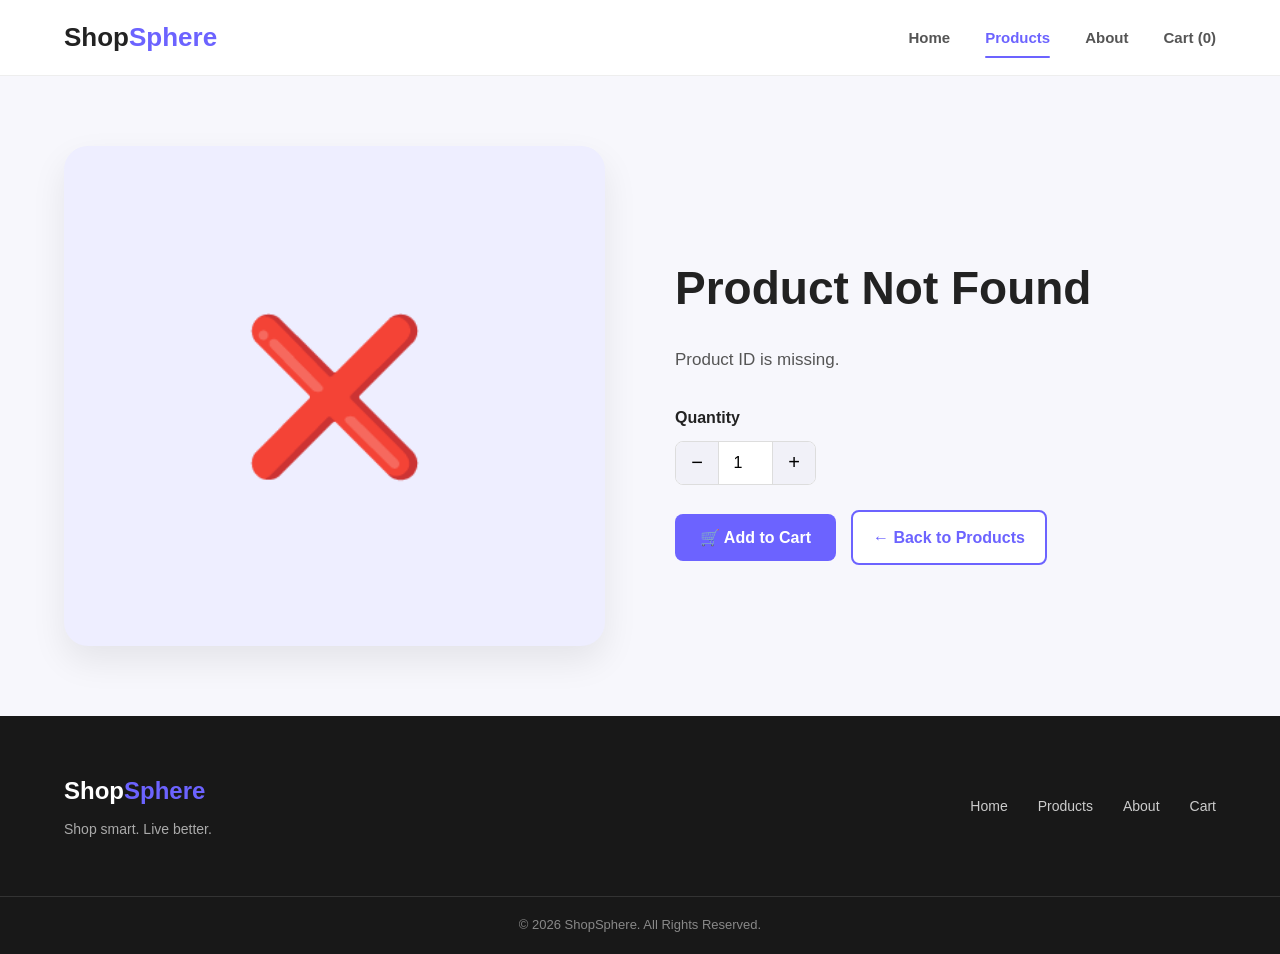
<file: frontend/product-details.html>
<!DOCTYPE html>
<html lang="en">

<head>

    <meta charset="UTF-8">
    <meta name="viewport" content="width=device-width, initial-scale=1.0">

    <title>ShopSphere | Product Details</title>

    <link rel="stylesheet" href="css/style.css">
    <link rel="stylesheet" href="css/navbar.css">
    <link rel="stylesheet" href="css/products.css">
    <link rel="stylesheet" href="css/responsive.css">

</head>


<body>


    <!-- =================================
         NAVIGATION
    ================================== -->

    <header class="navbar">

        <div class="container navbar-container">

            <a href="index.html" class="logo">
                Shop<span>Sphere</span>
            </a>


            <nav class="nav-links">

                <a href="index.html">
                    Home
                </a>

                <a href="products.html" class="active">
                    Products
                </a>

                <a href="about.html">
                    About
                </a>

                <a href="cart.html">
                    Cart (<span id="cartCount">0</span>)
                </a>

            </nav>


            <button
                class="menu-btn"
                id="menuBtn"
            >
                ☰
            </button>

        </div>

    </header>



    <!-- =================================
         PRODUCT DETAILS
    ================================== -->

    <main>

        <section class="product-details-section">

            <div class="container product-details">


                <!-- Product Image -->

                <div class="details-image">

                    <div
                        class="details-image-box"
                        id="detailsImage"
                    >
                        🛍️
                    </div>

                </div>



                <!-- Product Information -->

                <div class="details-info">


                    <!-- Category -->

                    <span
                        class="details-category"
                        id="detailsCategory"
                    >
                        Loading...
                    </span>


                    <!-- Product Name -->

                    <h1 id="detailsName">
                        Loading...
                    </h1>


                    <!-- Rating -->

                    <div
                        class="details-rating"
                        id="detailsRating"
                    >
                        ⭐⭐⭐⭐⭐
                        <span>(0 Reviews)</span>
                    </div>


                    <!-- Price -->

                    <p
                        class="details-price"
                        id="detailsPrice"
                    >
                        ₹0
                    </p>


                    <!-- Description -->

                    <p
                        class="details-description"
                        id="detailsDescription"
                    >
                        Loading product description...
                    </p>



                    <!-- Quantity -->

                    <div class="quantity-section">

                        <label for="quantity">
                            Quantity
                        </label>


                        <div class="quantity-control">

                            <button
                                id="decreaseBtn"
                                type="button"
                            >
                                −
                            </button>


                            <input
                                type="number"
                                id="quantity"
                                value="1"
                                min="1"
                            >


                            <button
                                id="increaseBtn"
                                type="button"
                            >
                                +
                            </button>

                        </div>

                    </div>



                    <!-- Buttons -->

                    <div class="details-buttons">

                        <button
                            class="add-cart-btn"
                            id="addCartBtn"
                            type="button"
                        >
                            🛒 Add to Cart
                        </button>


                        <a
                            href="products.html"
                            class="back-products-btn"
                        >
                            ← Back to Products
                        </a>

                    </div>


                </div>

            </div>

        </section>

    </main>



    <!-- =================================
         FOOTER
    ================================== -->

    <footer class="footer">

        <div class="container footer-content">


            <div class="footer-brand">

                <h3>
                    Shop<span>Sphere</span>
                </h3>

                <p>
                    Shop smart. Live better.
                </p>

            </div>


            <div class="footer-links">

                <a href="index.html">
                    Home
                </a>

                <a href="products.html">
                    Products
                </a>

                <a href="about.html">
                    About
                </a>

                <a href="cart.html">
                    Cart
                </a>

            </div>

        </div>


        <div class="footer-bottom">

            <p>
                © 2026 ShopSphere. All Rights Reserved.
            </p>

        </div>

    </footer>



    <!-- =================================
         JAVASCRIPT
    ================================== -->

    <script src="js/main.js"></script>

    <script src="js/product-details.js"></script>

    <script src="js/cart.js"></script>


</body>

</html>
</file>
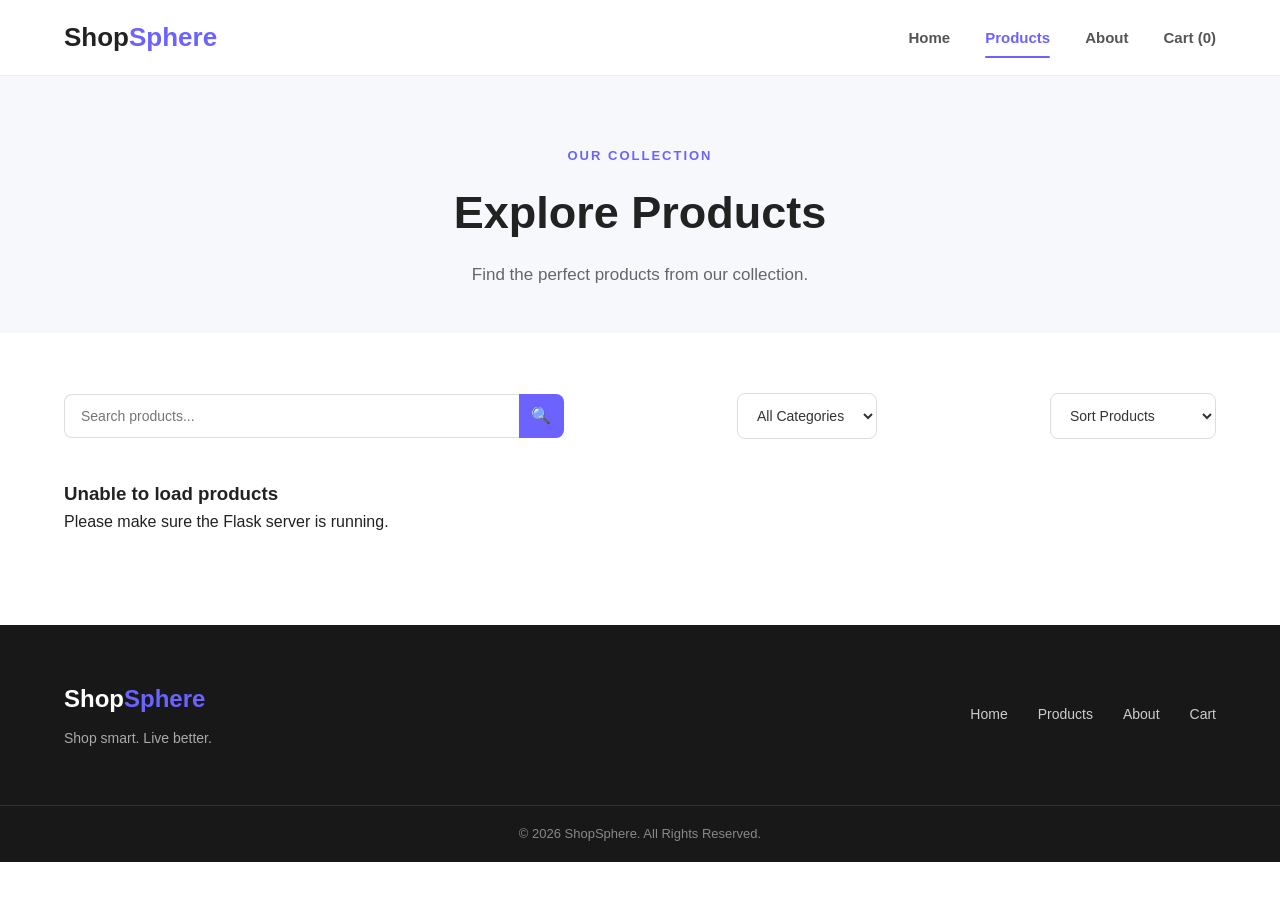
<file: frontend/products.html>
<!DOCTYPE html>
<html lang="en">

<head>
    <meta charset="UTF-8">
    <meta name="viewport" content="width=device-width, initial-scale=1.0">

    <title>ShopSphere | Products</title>

    <link rel="stylesheet" href="css/style.css">
    <link rel="stylesheet" href="css/navbar.css">
    <link rel="stylesheet" href="css/products.css">
    <link rel="stylesheet" href="css/responsive.css">
</head>

<body>

    <!-- Navigation -->
    <header class="navbar">

        <div class="container navbar-container">

            <a href="index.html" class="logo">
                Shop<span>Sphere</span>
            </a>

            <nav class="nav-links">

                <a href="index.html">Home</a>
                <a href="products.html" class="active">Products</a>
                <a href="about.html">About</a>
                <a href="cart.html">
    Cart (<span id="cartCount">0</span>)
</a>
            </nav>

            <button class="menu-btn" id="menuBtn">
                ☰
            </button>

        </div>

    </header>


    <!-- Products Page -->
    <main>

        <!-- Page Header -->
        <section class="products-header">

            <div class="container">

                <p>OUR COLLECTION</p>

                <h1>Explore Products</h1>

                <p class="products-description">
                    Find the perfect products from our collection.
                </p>

            </div>

        </section>


        <!-- Products Section -->
        <section class="products-section">

            <div class="container">

                <!-- Search and Filter -->
                <div class="products-controls">

                    <div class="search-box">

                        <input
                            type="text"
                            id="searchInput"
                            placeholder="Search products..."
                        >

                        <button id="searchBtn">
                            🔍
                        </button>

                    </div>


                    <select id="categoryFilter">

                        <option value="all">
                            All Categories
                        </option>

                        <option value="fashion">
                            Fashion
                        </option>

                        <option value="electronics">
                            Electronics
                        </option>

                        <option value="home">
                            Home
                        </option>

                        <option value="beauty">
                            Beauty
                        </option>

                    </select>


                    <select id="sortProducts">

                        <option value="default">
                            Sort Products
                        </option>

                        <option value="low">
                            Price: Low to High
                        </option>

                        <option value="high">
                            Price: High to Low
                        </option>

                        <option value="name">
                            Name: A-Z
                        </option>

                    </select>

                </div>


                <!-- Product Grid -->
                <div class="products-grid" id="productsGrid">

                    <!-- Product 1 -->
                    <div class="shop-product-card">

                        <div class="shop-product-image">
                            👟
                        </div>

                        <div class="shop-product-info">

                            <span class="shop-product-category">
                                Fashion
                            </span>

                            <h3>Classic Sneakers</h3>

                            <p>
                                Comfortable everyday sneakers.
                            </p>

                            <div class="shop-product-bottom">

                                <strong>₹1,999</strong>

                                <a href="product-details.html?id=1">
    View
</a>

                            </div>

                        </div>

                    </div>


                    <!-- Product 2 -->
                    <div class="shop-product-card">

                        <div class="shop-product-image">
                            🎧
                        </div>

                        <div class="shop-product-info">

                            <span class="shop-product-category">
                                Electronics
                            </span>

                            <h3>Wireless Headphones</h3>

                            <p>
                                Enjoy clear and immersive sound.
                            </p>

                            <div class="shop-product-bottom">

                                <strong>₹2,499</strong>

                                <a href="product-details.html?id=2">
    View
</a>

                            </div>

                        </div>

                    </div>


                    <!-- Product 3 -->
                    <div class="shop-product-card">

                        <div class="shop-product-image">
                            ⌚
                        </div>

                        <div class="shop-product-info">

                            <span class="shop-product-category">
                                Electronics
                            </span>

                            <h3>Smart Watch</h3>

                            <p>
                                Stay connected wherever you go.
                            </p>

                            <div class="shop-product-bottom">

                                <strong>₹3,499</strong>

                                <a href="product-details.html?id=3">
    View
</a>
                            </div>

                        </div>

                    </div>


                    <!-- Product 4 -->
                    <div class="shop-product-card">

                        <div class="shop-product-image">
                            👕
                        </div>

                        <div class="shop-product-info">

                            <span class="shop-product-category">
                                Fashion
                            </span>

                            <h3>Casual T-Shirt</h3>

                            <p>
                                Soft and comfortable cotton t-shirt.
                            </p>

                            <div class="shop-product-bottom">

                                <strong>₹799</strong>

                               <a href="product-details.html?id=4">
    View
</a>

                            </div>

                        </div>

                    </div>


                    <!-- Product 5 -->
                    <div class="shop-product-card">

                        <div class="shop-product-image">
                            💡
                        </div>

                        <div class="shop-product-info">

                            <span class="shop-product-category">
                                Home
                            </span>

                            <h3>Modern Table Lamp</h3>

                            <p>
                                Add a warm touch to your room.
                            </p>

                            <div class="shop-product-bottom">

                                <strong>₹1,299</strong>

                                <a href="product-details.html?id=5">
    View
</a>

                            </div>

                        </div>

                    </div>


                    <!-- Product 6 -->
                    <div class="shop-product-card">

                        <div class="shop-product-image">
                            🧴
                        </div>

                        <div class="shop-product-info">

                            <span class="shop-product-category">
                                Beauty
                            </span>

                            <h3>Beauty Care Set</h3>

                            <p>
                                Everyday essentials for your routine.
                            </p>

                            <div class="shop-product-bottom">

                                <strong>₹999</strong>

                                <a href="product-details.html?id=6">
    View
</a>

                            </div>

                        </div>

                    </div>

                </div>

            </div>

        </section>

    </main>


    <!-- Footer -->
    <footer class="footer">

        <div class="container footer-content">

            <div class="footer-brand">

                <h3>
                    Shop<span>Sphere</span>
                </h3>

                <p>
                    Shop smart. Live better.
                </p>

            </div>


            <div class="footer-links">

                <a href="index.html">Home</a>
                <a href="products.html">Products</a>
                <a href="about.html">About</a>
                <a href="cart.html">Cart</a>

            </div>

        </div>


        <div class="footer-bottom">

            <p>
                © 2026 ShopSphere. All Rights Reserved.
            </p>

        </div>

    </footer>


    <script src="js/main.js"></script>
    <script src="js/products.js"></script>

</body>

</html>
</file>
<file: frontend/css/style.css>
/* ================================
   GLOBAL STYLES
================================ */

* {
    margin: 0;
    padding: 0;
    box-sizing: border-box;
}

html {
    scroll-behavior: smooth;
}

body {
    font-family: Arial, Helvetica, sans-serif;
    background: #ffffff;
    color: #222222;
    line-height: 1.6;
}

a {
    text-decoration: none;
    color: inherit;
}

.container {
    width: 90%;
    max-width: 1200px;
    margin: 0 auto;
}


/* ================================
   HERO SECTION
================================ */

.hero {
    min-height: 600px;
    display: flex;
    align-items: center;
    background: #f7f8fc;
    padding: 80px 0;
}

.hero-content {
    display: flex;
    align-items: center;
    justify-content: space-between;
    gap: 50px;
}

.hero-text {
    flex: 1;
}

.hero-subtitle {
    font-size: 14px;
    font-weight: 700;
    letter-spacing: 2px;
    margin-bottom: 15px;
    color: #6c63ff;
}

.hero-text h1 {
    font-size: 58px;
    line-height: 1.1;
    margin-bottom: 25px;
}

.hero-text h1 span {
    display: block;
    color: #6c63ff;
}

.hero-description {
    max-width: 550px;
    font-size: 18px;
    color: #666666;
    margin-bottom: 35px;
}


/* ================================
   HERO BUTTONS
================================ */

.hero-buttons {
    display: flex;
    gap: 15px;
    flex-wrap: wrap;
}

.btn {
    display: inline-block;
    padding: 13px 25px;
    border-radius: 8px;
    font-weight: 600;
    transition: 0.3s ease;
}

.primary-btn {
    background: #6c63ff;
    color: #ffffff;
}

.primary-btn:hover {
    background: #554de0;
    transform: translateY(-2px);
}

.secondary-btn {
    border: 2px solid #6c63ff;
    color: #6c63ff;
}

.secondary-btn:hover {
    background: #6c63ff;
    color: #ffffff;
}


/* ================================
   HERO IMAGE
================================ */

.hero-image {
    flex: 1;
    display: flex;
    justify-content: center;
}

.hero-card {
    width: 380px;
    height: 380px;
    border-radius: 30px;
    background: #6c63ff;
    display: flex;
    align-items: center;
    justify-content: center;
    font-size: 150px;
    box-shadow: 0 20px 50px rgba(0, 0, 0, 0.15);
}


/* ================================
   SECTION HEADING
================================ */

.section-heading {
    text-align: center;
    margin-bottom: 45px;
}

.section-heading p {
    color: #6c63ff;
    font-size: 13px;
    font-weight: 700;
    letter-spacing: 2px;
    margin-bottom: 8px;
}

.section-heading h2 {
    font-size: 36px;
}


/* ================================
   CATEGORIES
================================ */

.categories {
    padding: 90px 0;
    background: #ffffff;
}

.category-grid {
    display: grid;
    grid-template-columns: repeat(4, 1fr);
    gap: 25px;
}

.category-card {
    padding: 35px 20px;
    text-align: center;
    background: #ffffff;
    border: 1px solid #eeeeee;
    border-radius: 18px;
    cursor: pointer;
    transition: all 0.3s ease;
}

.category-card:hover {
    transform: translateY(-8px);
    border-color: #6c63ff;
    box-shadow: 0 15px 35px rgba(108, 99, 255, 0.12);
}

.category-icon {
    width: 70px;
    height: 70px;
    margin: 0 auto 18px;
    display: flex;
    align-items: center;
    justify-content: center;
    background: #f0efff;
    border-radius: 50%;
    font-size: 32px;
}

.category-card h3 {
    font-size: 19px;
    margin-bottom: 8px;
    color: #222222;
}

.category-card p {
    color: #777777;
    font-size: 14px;
}

/* ================================
   FOOTER
================================ */

.footer {
    background: #181818;
    color: #ffffff;
    margin-top: 0;
}

.footer-content {
    min-height: 180px;
    display: flex;
    align-items: center;
    justify-content: space-between;
    gap: 30px;
}

.footer-brand h3 {
    font-size: 24px;
    margin-bottom: 8px;
}

.footer-brand h3 span {
    color: #6c63ff;
}

.footer-brand p {
    color: #aaaaaa;
    font-size: 14px;
}

.footer-links {
    display: flex;
    gap: 30px;
}

.footer-links a {
    color: #cccccc;
    font-size: 14px;
    transition: 0.3s ease;
}

.footer-links a:hover {
    color: #6c63ff;
}

.footer-bottom {
    border-top: 1px solid #333333;
    text-align: center;
    padding: 18px 0;
}

.footer-bottom p {
    color: #888888;
    font-size: 13px;
}
/* ================================
   FEATURED PRODUCTS
================================ */

.featured-products {
    padding: 90px 0;
    background: #f7f8fc;
}

.product-preview {
    display: grid;
    grid-template-columns: repeat(3, 1fr);
    gap: 25px;
}

.product-card {
    background: #ffffff;
    border-radius: 18px;
    overflow: hidden;
    border: 1px solid #eeeeee;
    transition: all 0.3s ease;
}

.product-card:hover {
    transform: translateY(-8px);
    box-shadow: 0 15px 35px rgba(0, 0, 0, 0.10);
}

.product-image {
    height: 230px;
    display: flex;
    align-items: center;
    justify-content: center;
    background: #f0efff;
    font-size: 85px;
}

.product-info {
    padding: 22px;
}

.product-category {
    font-size: 12px;
    color: #6c63ff;
    font-weight: 700;
    text-transform: uppercase;
    letter-spacing: 1px;
    margin-bottom: 6px;
}

.product-info h3 {
    font-size: 19px;
    margin-bottom: 18px;
}

.product-bottom {
    display: flex;
    align-items: center;
    justify-content: space-between;
}

.product-price {
    font-size: 20px;
    font-weight: 700;
    color: #222222;
}

.view-btn {
    padding: 8px 16px;
    background: #6c63ff;
    color: #ffffff;
    border-radius: 6px;
    font-size: 13px;
    font-weight: 600;
    transition: 0.3s ease;
}

.view-btn:hover {
    background: #554de0;
}
</file>
<file: frontend/css/navbar.css>
/* ================================
   NAVBAR
================================ */

.navbar {
    width: 100%;
    background: #ffffff;
    border-bottom: 1px solid #eeeeee;
    position: sticky;
    top: 0;
    z-index: 1000;
}

.navbar-container {
    min-height: 75px;
    display: flex;
    align-items: center;
    justify-content: space-between;
}


/* ================================
   LOGO
================================ */

.logo {
    font-size: 26px;
    font-weight: 800;
    color: #222222;
}

.logo span {
    color: #6c63ff;
}


/* ================================
   NAVIGATION LINKS
================================ */

.nav-links {
    display: flex;
    align-items: center;
    gap: 35px;
}

.nav-links a {
    font-size: 15px;
    font-weight: 600;
    color: #555555;
    transition: 0.3s ease;
    position: relative;
}

.nav-links a:hover {
    color: #6c63ff;
}

.nav-links a.active {
    color: #6c63ff;
}

.nav-links a.active::after {
    content: "";
    position: absolute;
    left: 0;
    bottom: -8px;
    width: 100%;
    height: 2px;
    background: #6c63ff;
    border-radius: 5px;
}


/* ================================
   MOBILE MENU BUTTON
================================ */

.menu-btn {
    display: none;
    border: none;
    background: transparent;
    font-size: 28px;
    cursor: pointer;
    color: #222222;
}
@media (max-width: 600px) {

    .nav-links.show {
        display: flex;
        flex-direction: column;
        position: absolute;
        top: 65px;
        left: 0;
        width: 100%;
        background: #ffffff;
        padding: 20px 0;
        border-bottom: 1px solid #eeeeee;
        box-shadow: 0 5px 15px rgba(0, 0, 0, 0.08);
        gap: 20px;
    }

    .nav-links.show a {
        font-size: 16px;
    }
}
</file>
<file: frontend/css/responsive.css>
/* ================================
   TABLET
================================ */

@media (max-width: 900px) {

    .hero {
        padding: 60px 0;
    }

    .hero-content {
        gap: 30px;
    }

    .hero-text h1 {
        font-size: 45px;
    }

    .hero-description {
        font-size: 16px;
    }

    .hero-card {
        width: 300px;
        height: 300px;
        font-size: 110px;
    }

    .category-grid {
        grid-template-columns: repeat(2, 1fr);
    }

    .product-preview {
        grid-template-columns: repeat(2, 1fr);
    }
}


/* ================================
   MOBILE
================================ */

@media (max-width: 600px) {

    .container {
        width: 92%;
    }


    /* Navbar */

    .navbar-container {
        min-height: 65px;
    }

    .nav-links {
        display: none;
    }

    .menu-btn {
        display: block;
    }


    /* Hero */

    .hero {
        min-height: auto;
        padding: 60px 0;
    }

    .hero-content {
        flex-direction: column;
        text-align: center;
    }

    .hero-text h1 {
        font-size: 40px;
    }

    .hero-description {
        margin-left: auto;
        margin-right: auto;
        font-size: 16px;
    }

    .hero-buttons {
        justify-content: center;
    }

    .hero-card {
        width: 260px;
        height: 260px;
        font-size: 90px;
    }


    /* Categories */

    .categories {
        padding: 60px 0;
    }

    .section-heading h2 {
        font-size: 30px;
    }

    .category-grid {
        grid-template-columns: 1fr;
    }


    /* Featured Products */

    .featured-products {
        padding: 60px 0;
    }

    .product-preview {
        grid-template-columns: 1fr;
    }
}


/* ================================
   SMALL MOBILE
================================ */

@media (max-width: 400px) {

    .hero-text h1 {
        font-size: 34px;
    }

    .hero-card {
        width: 220px;
        height: 220px;
        font-size: 75px;
    }

    .hero-buttons {
        flex-direction: column;
    }

    .btn {
        width: 100%;
        text-align: center;
    }
}
/* ================================
   FOOTER - MOBILE
================================ */

@media (max-width: 600px) {

    .footer-content {
        flex-direction: column;
        justify-content: center;
        text-align: center;
        padding: 40px 0;
    }

    .footer-links {
        flex-wrap: wrap;
        justify-content: center;
        gap: 18px;
    }
}
/* ================================
   PRODUCT DETAILS - MOBILE
================================ */

@media (max-width: 768px) {

    .product-details-section {
        padding: 40px 20px;
    }

    .product-details {
        grid-template-columns: 1fr;
        gap: 35px;
    }

    .details-image-box {
        height: 300px;
        font-size: 90px;
    }

    .details-info h1 {
        font-size: 34px;
    }

    .details-description {
        font-size: 15px;
    }

    .details-price {
        font-size: 26px;
    }

    .details-buttons {
        flex-direction: column;
        align-items: stretch;
    }

    .add-cart-btn,
    .back-products-btn {
        width: 100%;
        text-align: center;
        box-sizing: border-box;
    }

}
</file>
<file: frontend/css/about.css>
/* =================================
   ABOUT HERO
================================= */

.about-hero {
    background: #f7f7fc;
    padding: 90px 20px;
    text-align: center;
}

.about-hero-content {
    max-width: 800px;
    margin: 0 auto;
}

.about-label,
.section-label {
    color: #665cff;
    font-size: 13px;
    font-weight: 700;
    letter-spacing: 3px;
    margin-bottom: 15px;
}

.about-hero h1 {
    margin: 0;
    color: #171717;
    font-size: 52px;
    line-height: 1.15;
}

.about-hero h1 span {
    color: #665cff;
    display: block;
}

.about-intro {
    max-width: 650px;
    margin: 25px auto 0;
    color: #666;
    font-size: 18px;
    line-height: 1.7;
}


/* =================================
   ABOUT SECTION
================================= */

.about-section {
    padding: 90px 20px;
    background: #ffffff;
}

.about-grid {
    display: grid;
    grid-template-columns: 1.4fr 0.8fr;
    gap: 70px;
    align-items: center;
}

.about-content h2 {
    margin: 0 0 25px;
    color: #171717;
    font-size: 38px;
    line-height: 1.2;
}

.about-content p:not(.section-label) {
    color: #666;
    font-size: 16px;
    line-height: 1.8;
    margin-bottom: 18px;
}


/* =================================
   ABOUT HIGHLIGHT
================================= */

.about-highlight {
    padding: 45px 35px;
    border-radius: 20px;
    background: #f7f7fc;
    border: 1px solid #e5e5ef;
    text-align: center;
    transition: 0.3s ease;
}

.about-highlight:hover {
    transform: translateY(-6px);
    box-shadow: 0 18px 40px rgba(0, 0, 0, 0.07);
}

.highlight-icon {
    width: 80px;
    height: 80px;
    margin: 0 auto 20px;

    display: flex;
    align-items: center;
    justify-content: center;

    border-radius: 50%;
    background: #ffffff;

    font-size: 38px;
}

.about-highlight h3 {
    margin: 0 0 12px;
    color: #171717;
    font-size: 27px;
}

.about-highlight p {
    margin: 0;
    color: #666;
    line-height: 1.7;
}


/* =================================
   MISSION SECTION
================================= */

.mission-section {
    padding: 90px 20px;
    background: #f7f7fc;
}

.section-heading {
    max-width: 700px;
    margin: 0 auto 50px;
    text-align: center;
}

.section-heading h2 {
    margin: 0 0 15px;
    color: #171717;
    font-size: 36px;
    line-height: 1.25;
}

.section-heading > p:last-child {
    color: #666;
    line-height: 1.7;
}


/* =================================
   MISSION CARDS
================================= */

.mission-grid {
    display: grid;
    grid-template-columns: repeat(3, 1fr);
    gap: 25px;
}

.mission-card {
    padding: 35px 28px;
    background: #ffffff;
    border: 1px solid #e5e5ef;
    border-radius: 16px;
    text-align: center;
    transition: all 0.3s ease;
}

.mission-card:hover {
    transform: translateY(-7px);
    box-shadow: 0 18px 40px rgba(0, 0, 0, 0.08);
}

.mission-icon {
    font-size: 38px;
    margin-bottom: 18px;
}

.mission-card h3 {
    margin: 0 0 12px;
    color: #171717;
    font-size: 21px;
}

.mission-card p {
    margin: 0;
    color: #666;
    line-height: 1.7;
}


/* =================================
   WHY SHOPSPHERE
================================= */

.why-section {
    padding: 90px 20px;
    background: #ffffff;
}

.features-grid {
    display: grid;
    grid-template-columns: repeat(4, 1fr);
    gap: 20px;
}

.feature-card {
    padding: 30px 22px;
    border: 1px solid #e5e5ef;
    border-radius: 15px;
    background: #ffffff;
    transition: all 0.3s ease;
}

.feature-card:hover {
    transform: translateY(-7px);
    box-shadow: 0 18px 40px rgba(0, 0, 0, 0.07);
}

.feature-icon {
    font-size: 32px;
    margin-bottom: 18px;
}

.feature-card h3 {
    margin: 0 0 12px;
    color: #171717;
    font-size: 19px;
}

.feature-card p {
    margin: 0;
    color: #666;
    font-size: 14px;
    line-height: 1.7;
}


/* =================================
   CTA
================================= */

.about-cta {
    padding: 80px 20px;
    background: #665cff;
}

.cta-content {
    max-width: 700px;
    margin: 0 auto;
    text-align: center;
}

.cta-content h2 {
    margin: 0 0 15px;
    color: #ffffff;
    font-size: 38px;
    line-height: 1.25;
}

.cta-content p {
    margin: 0 0 30px;
    color: rgba(255, 255, 255, 0.85);
    font-size: 17px;
    line-height: 1.6;
}

.about-cta-btn {
    display: inline-block;
    padding: 14px 28px;
    border-radius: 8px;
    background: #ffffff;
    color: #665cff;
    font-weight: 700;
    text-decoration: none;
    transition: all 0.3s ease;
}

.about-cta-btn:hover {
    transform: translateY(-3px);
    box-shadow: 0 8px 20px rgba(0, 0, 0, 0.15);
}


/* =================================
   RESPONSIVE
================================= */

@media (max-width: 1000px) {

    .about-grid {
        grid-template-columns: 1fr;
        gap: 40px;
    }

    .about-highlight {
        max-width: 500px;
        margin: 0 auto;
    }

    .features-grid {
        grid-template-columns: repeat(2, 1fr);
    }

}


@media (max-width: 750px) {

    .about-hero {
        padding: 65px 20px;
    }

    .about-hero h1 {
        font-size: 40px;
    }

    .about-intro {
        font-size: 16px;
    }

    .about-section,
    .mission-section,
    .why-section {
        padding: 65px 20px;
    }

    .about-content h2,
    .section-heading h2 {
        font-size: 30px;
    }

    .mission-grid {
        grid-template-columns: 1fr;
    }

    .about-highlight {
        padding: 35px 25px;
    }

    .about-cta {
        padding: 65px 20px;
    }

    .cta-content h2 {
        font-size: 30px;
    }

}


@media (max-width: 500px) {

    .about-hero h1 {
        font-size: 34px;
    }

    .features-grid {
        grid-template-columns: 1fr;
    }

    .about-intro {
        font-size: 15px;
    }

    .about-content p:not(.section-label) {
        font-size: 15px;
    }

    .mission-card {
        padding: 30px 22px;
    }

    .feature-card {
        padding: 25px 20px;
    }

}
</file>
<file: frontend/css/admin.css>
/* =================================
   ADMIN DASHBOARD
================================= */

.admin-section {
    padding: 60px 0;
    min-height: 70vh;
}


/* =================================
   ADMIN HEADER
================================= */

.admin-header {
    margin-bottom: 35px;
}

.admin-header p {
    margin-bottom: 8px;
    font-size: 13px;
    font-weight: 700;
    letter-spacing: 2px;
    text-transform: uppercase;
}

.admin-header h1 {
    margin-bottom: 8px;
    font-size: 36px;
}

.admin-header span {
    font-size: 16px;
    opacity: 0.7;
}


/* =================================
   STATISTICS
================================= */

.admin-stats {
    display: grid;
    grid-template-columns: repeat(4, 1fr);
    gap: 20px;
    margin-bottom: 35px;
}


.admin-stat-card {
    display: flex;
    align-items: center;
    gap: 15px;

    padding: 24px;

    background: white;

    border-radius: 12px;

    box-shadow:
        0 5px 20px rgba(0, 0, 0, 0.08);
}


.admin-stat-icon {
    width: 50px;
    height: 50px;

    display: flex;
    align-items: center;
    justify-content: center;

    border-radius: 10px;

    background: #f1f0ff;

    font-size: 24px;
}


.admin-stat-card p {
    margin: 0 0 5px;

    font-size: 14px;

    opacity: 0.65;
}


.admin-stat-card h2 {
    margin: 0;

    font-size: 24px;
}


/* =================================
   ORDERS SECTION
================================= */

.admin-orders {
    background: white;

    border-radius: 14px;

    padding: 25px;

    box-shadow:
        0 5px 20px rgba(0, 0, 0, 0.08);
}


.admin-orders-header {
    display: flex;

    align-items: center;

    justify-content: space-between;

    margin-bottom: 25px;
}


.admin-orders-header h2 {
    margin: 0 0 5px;

    font-size: 24px;
}


.admin-orders-header p {
    margin: 0;

    opacity: 0.65;
}


/* =================================
   REFRESH BUTTON
================================= */

.refresh-orders-btn {
    padding: 10px 18px;

    border: none;

    border-radius: 8px;

    background: #665cff;

    color: white;

    font-size: 14px;

    font-weight: 600;

    cursor: pointer;

    transition: 0.3s;
}


.refresh-orders-btn:hover {
    opacity: 0.85;

    transform: translateY(-1px);
}


/* =================================
   TABLE
================================= */

.orders-table-wrapper {
    width: 100%;

    overflow-x: auto;
}


.orders-table {
    width: 100%;

    border-collapse: collapse;

    min-width: 900px;
}


.orders-table th {
    padding: 14px 12px;

    text-align: left;

    font-size: 13px;

    background: #f7f7fb;

    font-weight: 700;
}


.orders-table td {
    padding: 15px 12px;

    border-bottom: 1px solid #eeeeee;

    font-size: 14px;
}


.orders-table tbody tr:hover {
    background: #fafaff;
}


/* =================================
   STATUS
================================= */

.order-status {
    display: inline-block;

    padding: 6px 10px;

    border-radius: 20px;

    font-size: 12px;

    font-weight: 700;
}


.status-pending {
    background: #fff3cd;

    color: #856404;
}


.status-processing {
    background: #dbeafe;

    color: #1e40af;
}


.status-shipped {
    background: #e0e7ff;

    color: #3730a3;
}


.status-delivered {
    background: #dcfce7;

    color: #166534;
}


/* =================================
   VIEW BUTTON
================================= */

.view-order-btn {
    padding: 7px 12px;

    border: none;

    border-radius: 6px;

    background: #665cff;

    color: white;

    font-size: 12px;

    font-weight: 600;

    cursor: pointer;
}


.view-order-btn:hover {
    opacity: 0.85;
}


/* =================================
   LOADING
================================= */

.loading-orders {
    padding: 40px !important;

    text-align: center;

    opacity: 0.65;
}


/* =================================
   EMPTY
================================= */

.empty-orders {
    padding: 40px;

    text-align: center;

    opacity: 0.65;
}


/* =================================
   ERROR
================================= */

.orders-error {
    padding: 30px;

    text-align: center;

    color: #b91c1c;
}


/* =================================
   RESPONSIVE
================================= */

@media (max-width: 900px) {

    .admin-stats {
        grid-template-columns: repeat(2, 1fr);
    }

}


@media (max-width: 600px) {

    .admin-section {
        padding: 40px 0;
    }


    .admin-header h1 {
        font-size: 28px;
    }


    .admin-stats {
        grid-template-columns: 1fr;
    }


    .admin-orders {
        padding: 18px;
    }


    .admin-orders-header {
        align-items: flex-start;

        gap: 15px;

        flex-direction: column;
    }

}
/* =================================
   ORDER DETAILS MODAL
================================= */

.order-modal {

    display: none;

    position: fixed;

    inset: 0;

    z-index: 9999;

    background: rgba(0, 0, 0, 0.55);

    align-items: center;

    justify-content: center;

    padding: 20px;

}


/* Show modal */

.order-modal.active {

    display: flex;

}


/* Modal box */

.order-modal-content {

    width: 100%;

    max-width: 650px;

    max-height: 90vh;

    overflow-y: auto;

    background: white;

    border-radius: 16px;

    box-shadow:
        0 20px 60px rgba(0, 0, 0, 0.25);

}


/* =================================
   MODAL HEADER
================================= */

.order-modal-header {

    display: flex;

    justify-content: space-between;

    align-items: flex-start;

    padding: 25px;

    border-bottom: 1px solid #eeeeee;

}


.order-modal-header p {

    margin: 0 0 5px;

    font-size: 12px;

    font-weight: 700;

    letter-spacing: 2px;

    color: #665cff;

}


.order-modal-header h2 {

    margin: 0;

    font-size: 24px;

}


.order-modal-close {

    width: 38px;

    height: 38px;

    border: none;

    border-radius: 50%;

    background: #f3f3f7;

    font-size: 25px;

    cursor: pointer;

}


.order-modal-close:hover {

    background: #e9e9ef;

}


/* =================================
   MODAL SECTIONS
================================= */

.modal-section {

    padding: 20px 25px;

    border-bottom: 1px solid #eeeeee;

}


.modal-section h3 {

    margin: 0 0 15px;

    font-size: 17px;

}


/* =================================
   CUSTOMER GRID
================================= */

.modal-grid {

    display: grid;

    grid-template-columns:
        repeat(2, 1fr);

    gap: 18px;

}


.modal-grid div {

    display: flex;

    flex-direction: column;

    gap: 5px;

}


.modal-grid span,
.modal-payment span,
.modal-summary span {

    font-size: 13px;

    opacity: 0.6;

}


.modal-grid strong {

    font-size: 14px;

    word-break: break-word;

}


/* =================================
   ADDRESS
================================= */

.modal-address {

    padding: 15px;

    background: #f8f8fc;

    border-radius: 10px;

}


.modal-address p {

    margin: 0 0 6px;

    font-size: 14px;

}


.modal-address p:last-child {

    margin-bottom: 0;

}


/* =================================
   PAYMENT
================================= */

.modal-payment {

    display: flex;

    justify-content: space-between;

    align-items: center;

    padding: 15px;

    background: #f8f8fc;

    border-radius: 10px;

}


.modal-payment strong {

    text-transform: uppercase;

    font-size: 13px;

}


/* =================================
   ORDER SUMMARY
================================= */

.modal-summary {

    display: flex;

    flex-direction: column;

    gap: 12px;

}


.modal-summary > div {

    display: flex;

    justify-content: space-between;

    align-items: center;

}


.modal-summary strong {

    font-size: 14px;

}


.modal-summary .modal-total {

    margin-top: 8px;

    padding-top: 15px;

    border-top: 1px solid #dddddd;

}


.modal-summary .modal-total span {

    font-size: 16px;

    opacity: 1;

    font-weight: 700;

}


.modal-summary .modal-total strong {

    font-size: 20px;

    color: #665cff;

}


/* =================================
   MODAL FOOTER
================================= */

.modal-footer {

    padding: 20px 25px;

    display: flex;

    justify-content: flex-end;

}


.modal-close-btn {

    padding: 10px 22px;

    border: none;

    border-radius: 8px;

    background: #665cff;

    color: white;

    font-size: 14px;

    font-weight: 600;

    cursor: pointer;

}


.modal-close-btn:hover {

    opacity: 0.85;

}


/* =================================
   MOBILE
================================= */

@media (max-width: 600px) {

    .order-modal {

        padding: 12px;

    }


    .order-modal-content {

        max-height: 95vh;

    }


    .modal-grid {

        grid-template-columns: 1fr;

    }


    .order-modal-header {

        padding: 20px;

    }


    .modal-section {

        padding: 18px 20px;

    }


    .modal-footer {

        padding: 18px 20px;

    }

}
/* =================================
   ORDER STATUS SELECT
================================= */

.order-status-select {

    padding: 7px 10px;

    border: 1px solid #dddddd;

    border-radius: 7px;

    background: white;

    font-size: 12px;

    font-weight: 600;

    cursor: pointer;

    outline: none;
}


.order-status-select:focus {

    border-color: #665cff;

    box-shadow:
        0 0 0 2px rgba(102, 92, 255, 0.12);

}
</file>
<file: frontend/css/cart.css>
/* =========================
   CART PAGE
========================= */

.cart-section {
    padding: 70px 0;
    background: #f8f8ff;
    min-height: 550px;
}


/* Cart Header */

.cart-header {
    margin-bottom: 50px;
}

.cart-header p {
    color: #665cff;
    font-size: 14px;
    font-weight: 700;
    letter-spacing: 3px;
    margin-bottom: 12px;
}

.cart-header h1 {
    font-size: 48px;
    margin: 0;
}


/* Cart Layout */

.cart-container {
    display: grid;
    grid-template-columns: 1fr 360px;
    gap: 40px;
    align-items: start;
}


/* Cart Items */

.cart-items {
    display: flex;
    flex-direction: column;
    gap: 20px;
}


/* Individual Cart Item */

.cart-item {
    background: white;
    border-radius: 16px;
    padding: 20px;
    display: grid;
    grid-template-columns: 120px 1fr auto;
    gap: 20px;
    align-items: center;
    box-shadow: 0 8px 25px rgba(0, 0, 0, 0.06);
}


/* Product Image */

.cart-item-image {
    width: 120px;
    height: 120px;
    background: #eeeeff;
    border-radius: 12px;

    display: flex;
    align-items: center;
    justify-content: center;

    font-size: 55px;
}


/* Product Information */

.cart-item-info h3 {
    margin: 0 0 8px;
    font-size: 21px;
}

.cart-item-category {
    color: #665cff;
    font-size: 13px;
    font-weight: 700;
    text-transform: uppercase;
    letter-spacing: 1px;
    margin-bottom: 10px;
}

.cart-item-price {
    font-size: 18px;
    font-weight: 700;
}


/* Quantity */

.cart-item-quantity {
    display: flex;
    align-items: center;
    gap: 8px;
    margin-top: 12px;
}

.cart-item-quantity button {
    width: 32px;
    height: 32px;
    border: 1px solid #ddd;
    background: #f5f5f8;
    border-radius: 6px;
    cursor: pointer;
    font-size: 18px;
}

.cart-item-quantity span {
    min-width: 30px;
    text-align: center;
    font-weight: 600;
}


/* Remove Button */

.remove-cart-item {
    border: none;
    background: transparent;
    color: #ff4d4d;
    cursor: pointer;
    font-weight: 600;
}


/* Cart Summary */

.cart-summary {
    background: white;
    border-radius: 16px;
    padding: 30px;
    box-shadow: 0 8px 25px rgba(0, 0, 0, 0.06);
}

.cart-summary h2 {
    margin-top: 0;
    margin-bottom: 25px;
    font-size: 24px;
}


/* Summary Rows */

.summary-row {
    display: flex;
    justify-content: space-between;
    margin-bottom: 18px;
    color: #555;
}

.summary-row strong {
    color: #222;
}


/* Divider */

.summary-divider {
    height: 1px;
    background: #ddd;
    margin: 20px 0;
}


/* Total */

.summary-total {
    display: flex;
    justify-content: space-between;
    font-size: 22px;
    font-weight: 700;
    margin-bottom: 25px;
}


/* Checkout */

.checkout-btn {
    width: 100%;
    padding: 15px;
    border: none;
    border-radius: 8px;

    background: #665cff;
    color: white;

    font-size: 16px;
    font-weight: 700;

    cursor: pointer;
    transition: 0.3s;

    display: block;
    text-align: center;
    text-decoration: none;
    box-sizing: border-box;
}

.checkout-btn:hover {
    background: #5147e8;
}


/* Continue Shopping */

.continue-shopping {
    display: block;
    text-align: center;
    margin-top: 18px;

    color: #665cff;
    text-decoration: none;
    font-weight: 600;
}


/* Empty Cart */

.empty-cart {
    background: white;
    padding: 60px 30px;
    border-radius: 16px;
    text-align: center;
}

.empty-cart h3 {
    font-size: 24px;
    margin-bottom: 10px;
}

.empty-cart p {
    color: #666;
    margin-bottom: 25px;
}


/* Responsive */

@media (max-width: 900px) {

    .cart-container {
        grid-template-columns: 1fr;
    }

    .cart-summary {
        width: auto;
    }

}


@media (max-width: 600px) {

    .cart-section {
        padding: 40px 0;
    }

    .cart-header h1 {
        font-size: 34px;
    }

    .cart-item {
        grid-template-columns: 80px 1fr;
    }

    .cart-item-image {
        width: 80px;
        height: 80px;
        font-size: 38px;
    }

    .remove-cart-item {
        grid-column: 2;
    }

}
</file>
<file: frontend/css/checkout.css>
/* ================================
   CHECKOUT PAGE
================================ */

.checkout-section {
    background: #f7f7fc;
    padding: 70px 0;
    min-height: 650px;
}


/* ================================
   CHECKOUT HEADER
================================ */

.checkout-header {
    text-align: center;
    margin-bottom: 50px;
}

.checkout-header p {
    color: #675cff;
    font-size: 14px;
    font-weight: 700;
    letter-spacing: 3px;
    margin-bottom: 15px;
}

.checkout-header h1 {
    font-size: 42px;
    margin: 0;
    color: #171717;
}


/* ================================
   CHECKOUT LAYOUT
================================ */

.checkout-container {
    display: grid;
    grid-template-columns: 1.5fr 0.8fr;
    gap: 35px;
    align-items: start;
}


/* ================================
   CHECKOUT CARD
================================ */

.checkout-card {
    background: #ffffff;
    border: 1px solid #e5e5ef;
    border-radius: 16px;
    padding: 28px;
    margin-bottom: 25px;
    box-shadow: 0 10px 30px rgba(0, 0, 0, 0.04);
}

.checkout-card h2 {
    font-size: 22px;
    margin: 0 0 25px;
    color: #171717;
}


/* ================================
   FORM
================================ */

.form-group {
    margin-bottom: 20px;
}

.form-group label {
    display: block;
    font-size: 14px;
    font-weight: 600;
    margin-bottom: 8px;
    color: #333;
}

.form-group input,
.form-group textarea {
    width: 100%;
    box-sizing: border-box;
    padding: 13px 14px;
    border: 1px solid #dcdce5;
    border-radius: 8px;
    font-size: 15px;
    font-family: inherit;
    outline: none;
    transition: 0.2s;
}

.form-group textarea {
    resize: vertical;
}

.form-group input:focus,
.form-group textarea:focus {
    border-color: #675cff;
    box-shadow: 0 0 0 3px rgba(103, 92, 255, 0.1);
}


/* ================================
   TWO COLUMN FORM
================================ */

.form-row {
    display: grid;
    grid-template-columns: 1fr 1fr;
    gap: 20px;
}


/* ================================
   PAYMENT
================================ */

.payment-options {
    display: flex;
    flex-direction: column;
    gap: 12px;
}

.payment-option {
    display: flex;
    align-items: center;
    gap: 10px;
    padding: 15px;
    border: 1px solid #e1e1e8;
    border-radius: 9px;
    cursor: pointer;
    transition: 0.2s;
}

.payment-option:hover {
    border-color: #675cff;
    background: #f8f7ff;
}

.payment-option input {
    accent-color: #675cff;
}


/* ================================
   ORDER SUMMARY
================================ */

.checkout-summary {
    position: sticky;
    top: 100px;
}

.checkout-items {
    margin-bottom: 20px;
}

.checkout-item {
    display: flex;
    justify-content: space-between;
    align-items: center;
    gap: 15px;
    padding: 12px 0;
    border-bottom: 1px solid #eeeeef;
}

.checkout-item:last-child {
    border-bottom: none;
}

.checkout-item-name {
    font-weight: 600;
}

.checkout-item-quantity {
    color: #777;
    font-size: 14px;
}

.checkout-item-price {
    font-weight: 600;
}


/* ================================
   SUMMARY ROWS
================================ */

.checkout-summary-row {
    display: flex;
    justify-content: space-between;
    margin: 15px 0;
    color: #555;
}

.checkout-summary-row strong {
    color: #171717;
}

.checkout-divider {
    height: 1px;
    background: #e5e5e5;
    margin: 20px 0;
}

.checkout-total {
    display: flex;
    justify-content: space-between;
    align-items: center;
    margin-bottom: 25px;
}

.checkout-total span {
    font-size: 18px;
    font-weight: 700;
}

.checkout-total strong {
    font-size: 24px;
    color: #171717;
}


/* ================================
   PLACE ORDER BUTTON
================================ */

.place-order-btn {
    width: 100%;
    padding: 15px;
    border: none;
    border-radius: 8px;
    background: #675cff;
    color: white;
    font-size: 16px;
    font-weight: 700;
    cursor: pointer;
    transition: 0.2s;
}

.place-order-btn:hover {
    background: #574bea;
    transform: translateY(-1px);
}


/* ================================
   BACK TO CART
================================ */

.back-cart {
    display: block;
    text-align: center;
    margin-top: 18px;
    color: #675cff;
    text-decoration: none;
    font-weight: 600;
}

.back-cart:hover {
    text-decoration: underline;
}


/* ================================
   NO ITEMS
================================ */

.no-checkout-items {
    text-align: center;
    padding: 20px 0;
    color: #777;
}


/* ================================
   RESPONSIVE
================================ */

@media (max-width: 900px) {

    .checkout-container {
        grid-template-columns: 1fr;
    }

    .checkout-summary {
        position: static;
    }

}


@media (max-width: 600px) {

    .checkout-section {
        padding: 45px 0;
    }

    .checkout-header h1 {
        font-size: 32px;
    }

    .checkout-card {
        padding: 20px;
    }

    .form-row {
        grid-template-columns: 1fr;
        gap: 0;
    }

}
</file>
<file: frontend/css/order-success.css>
/* =================================
   ORDER SUCCESS PAGE
================================= */

.order-success-section {
    min-height: 650px;
    background: #f7f7fc;
    padding: 80px 20px;
    display: flex;
    align-items: center;
}


/* =================================
   SUCCESS CARD
================================= */

.success-card {
    max-width: 700px;
    margin: 0 auto;
    background: #ffffff;
    border: 1px solid #e5e5ef;
    border-radius: 20px;
    padding: 55px 50px;
    text-align: center;
    box-shadow: 0 15px 40px rgba(0, 0, 0, 0.06);
}


/* =================================
   SUCCESS ICON
================================= */

.success-icon {
    width: 75px;
    height: 75px;
    margin: 0 auto 25px;

    display: flex;
    align-items: center;
    justify-content: center;

    border-radius: 50%;

    background: #e9f9ef;
    color: #20a052;

    font-size: 40px;
    font-weight: 700;
}


/* =================================
   LABEL
================================= */

.success-label {
    margin: 0 0 12px;

    color: #665cff;

    font-size: 13px;
    font-weight: 700;

    letter-spacing: 3px;
}


/* =================================
   HEADING
================================= */

.success-card h1 {
    margin: 0 0 15px;

    color: #171717;

    font-size: 38px;
    line-height: 1.2;
}


/* =================================
   MESSAGE
================================= */

.success-message {
    max-width: 550px;
    margin: 0 auto 35px;

    color: #666;

    font-size: 16px;
    line-height: 1.7;
}


/* =================================
   ORDER INFORMATION
================================= */

.order-info {
    display: grid;
    grid-template-columns: repeat(3, 1fr);

    border: 1px solid #e5e5ef;
    border-radius: 12px;

    margin-bottom: 35px;

    overflow: hidden;
}


.order-info-item {
    padding: 20px 15px;

    border-right: 1px solid #e5e5ef;
}


.order-info-item:last-child {
    border-right: none;
}


.order-info-item span {
    display: block;

    margin-bottom: 8px;

    color: #777;

    font-size: 13px;
}


.order-info-item strong {
    color: #171717;

    font-size: 16px;
}


/* =================================
   BUTTONS
================================= */

.success-buttons {
    display: flex;

    justify-content: center;

    gap: 15px;
}


.success-buttons a {
    padding: 13px 22px;

    border-radius: 8px;

    font-size: 15px;
    font-weight: 700;

    text-decoration: none;

    transition: 0.3s;
}


/* Continue Shopping */

.continue-shopping-btn {
    background: #665cff;
    color: #ffffff;
}


.continue-shopping-btn:hover {
    background: #554be8;
    transform: translateY(-2px);
}


/* Home */

.home-btn {
    background: #ffffff;

    color: #333;

    border: 1px solid #dcdce5;
}


.home-btn:hover {
    border-color: #665cff;
    color: #665cff;
}


/* =================================
   RESPONSIVE
================================= */

@media (max-width: 700px) {

    .order-success-section {
        padding: 50px 15px;
    }


    .success-card {
        padding: 40px 25px;
    }


    .success-card h1 {
        font-size: 30px;
    }


    .order-info {
        grid-template-columns: 1fr;
    }


    .order-info-item {
        border-right: none;
        border-bottom: 1px solid #e5e5ef;
    }


    .order-info-item:last-child {
        border-bottom: none;
    }


    .success-buttons {
        flex-direction: column;
    }


    .success-buttons a {
        width: 100%;
        box-sizing: border-box;
    }

}
</file>
<file: frontend/css/products.css>
/* ================================
   PRODUCTS PAGE HEADER
================================ */

.products-header {
    padding: 70px 0 45px;
    background: #f7f8fc;
    text-align: center;
}

.products-header > .container > p:first-child {
    color: #6c63ff;
    font-size: 13px;
    font-weight: 700;
    letter-spacing: 2px;
    margin-bottom: 10px;
}

.products-header h1 {
    font-size: 45px;
    margin-bottom: 12px;
}

.products-description {
    color: #666666;
    font-size: 17px;
}


/* ================================
   PRODUCTS SECTION
================================ */

.products-section {
    padding: 60px 0 90px;
    background: #ffffff;
}


/* ================================
   SEARCH & FILTERS
================================ */

.products-controls {
    display: flex;
    align-items: center;
    justify-content: space-between;
    gap: 15px;
    margin-bottom: 40px;
}

.search-box {
    display: flex;
    flex: 1;
    max-width: 500px;
}

.search-box input {
    width: 100%;
    padding: 13px 16px;
    border: 1px solid #dddddd;
    border-right: none;
    border-radius: 8px 0 0 8px;
    outline: none;
    font-size: 14px;
}

.search-box input:focus {
    border-color: #6c63ff;
}

.search-box button {
    width: 50px;
    border: none;
    background: #6c63ff;
    color: #ffffff;
    border-radius: 0 8px 8px 0;
    cursor: pointer;
    font-size: 16px;
}

.products-controls select {
    padding: 13px 15px;
    border: 1px solid #dddddd;
    border-radius: 8px;
    background: #ffffff;
    color: #333333;
    font-size: 14px;
    cursor: pointer;
    outline: none;
}

.products-controls select:focus {
    border-color: #6c63ff;
}


/* ================================
   PRODUCT GRID
================================ */

.products-grid {
    display: grid;
    grid-template-columns: repeat(3, 1fr);
    gap: 28px;
}


/* ================================
   PRODUCT CARD
================================ */

.shop-product-card {
    background: #ffffff;
    border: 1px solid #eeeeee;
    border-radius: 18px;
    overflow: hidden;
    transition: all 0.3s ease;
}

.shop-product-card:hover {
    transform: translateY(-7px);
    box-shadow: 0 15px 35px rgba(0, 0, 0, 0.10);
}


/* ================================
   PRODUCT IMAGE
================================ */

.shop-product-image {
    height: 240px;
    display: flex;
    align-items: center;
    justify-content: center;
    background: #f0efff;
    font-size: 90px;
}


/* ================================
   PRODUCT INFORMATION
================================ */

.shop-product-info {
    padding: 22px;
}

.shop-product-category {
    display: inline-block;
    color: #6c63ff;
    font-size: 12px;
    font-weight: 700;
    text-transform: uppercase;
    letter-spacing: 1px;
    margin-bottom: 8px;
}

.shop-product-info h3 {
    font-size: 20px;
    margin-bottom: 8px;
}

.shop-product-info p {
    color: #777777;
    font-size: 14px;
    margin-bottom: 20px;
}


/* ================================
   PRICE & VIEW BUTTON
================================ */

.shop-product-bottom {
    display: flex;
    align-items: center;
    justify-content: space-between;
}

.shop-product-bottom strong {
    font-size: 20px;
}

.shop-product-bottom a {
    padding: 9px 17px;
    background: #6c63ff;
    color: #ffffff;
    border-radius: 7px;
    font-size: 13px;
    font-weight: 600;
    transition: 0.3s ease;
}

.shop-product-bottom a:hover {
    
    background: #554de0;
}
/* ================================
   PRODUCT DETAILS PAGE
================================ */

.product-details-section {
    padding: 70px 0;
    background: #f7f7fc;
}

.product-details {
    display: grid;
    grid-template-columns: 1fr 1fr;
    gap: 70px;
    align-items: center;
}

/* Product Image */

.details-image-box {
    width: 100%;
    height: 500px;
    background: #eeeeff;
    border-radius: 24px;

    display: flex;
    align-items: center;
    justify-content: center;

    font-size: 150px;

    box-shadow: 0 15px 35px rgba(0, 0, 0, 0.08);
}


/* Product Information */

.details-category {
    display: inline-block;

    color: #6c63ff;
    font-size: 14px;
    font-weight: 700;

    text-transform: uppercase;
    letter-spacing: 2px;

    margin-bottom: 12px;
}

.details-info h1 {
    font-size: 46px;
    margin: 0 0 15px;
    color: #222;
}


/* Rating */

.details-rating {
    font-size: 20px;
    margin-bottom: 15px;
}

.details-rating span {
    font-size: 15px;
    color: #555;
    margin-left: 8px;
}


/* Price */

.details-price {
    font-size: 30px;
    font-weight: 700;
    color: #222;

    margin: 10px 0 20px;
}


/* Description */

.details-description {
    font-size: 17px;
    line-height: 1.7;
    color: #555;

    max-width: 600px;
    margin-bottom: 30px;
}


/* Quantity */

.quantity-section {
    margin-bottom: 25px;
}

.quantity-section label {
    display: block;

    font-size: 16px;
    font-weight: 600;

    margin-bottom: 10px;
}

.quantity-control {
    display: flex;
    align-items: center;

    width: fit-content;

    border: 1px solid #ddd;
    border-radius: 8px;
    overflow: hidden;
    background: white;
}

.quantity-control button {
    width: 42px;
    height: 42px;

    border: none;
    background: #f1f1f8;

    font-size: 20px;
    cursor: pointer;
}

.quantity-control button:hover {
    background: #6c63ff;
    color: white;
}

.quantity-control input {
    width: 55px;
    height: 42px;

    border: none;
    border-left: 1px solid #ddd;
    border-right: 1px solid #ddd;

    text-align: center;
    font-size: 16px;

    outline: none;
}


/* Buttons */

.details-buttons {
    display: flex;
    align-items: center;
    gap: 15px;
}

.add-cart-btn {
    padding: 14px 25px;

    border: none;
    border-radius: 8px;

    background: #6c63ff;
    color: white;

    font-size: 16px;
    font-weight: 600;

    cursor: pointer;

    transition: 0.3s;
}

.add-cart-btn:hover {
    background: #574ee8;
    transform: translateY(-2px);
}


.back-products-btn {
    padding: 13px 20px;

    border: 2px solid #6c63ff;
    border-radius: 8px;

    color: #6c63ff;
    background: white;

    text-decoration: none;

    font-size: 16px;
    font-weight: 600;

    transition: 0.3s;
}

.back-products-btn:hover {
    background: #6c63ff;
    color: white;
}
</file>
